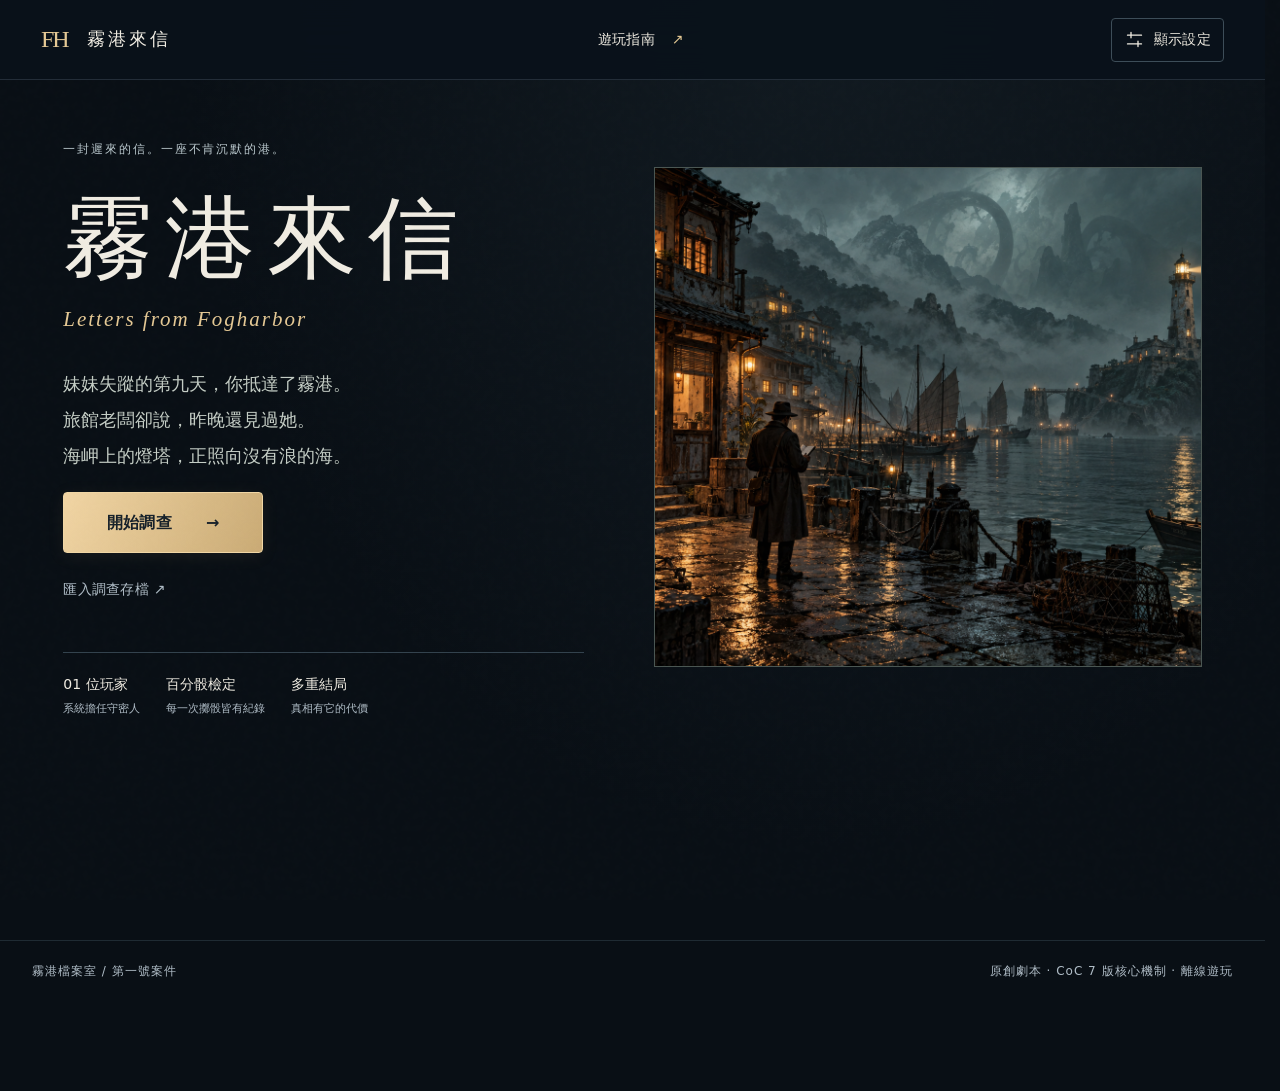
<file: index.html>
<!doctype html>
<html lang="zh-Hant">
<head>
  <meta charset="utf-8">
  <meta name="viewport" content="width=device-width,initial-scale=1">
  <meta name="theme-color" content="#101b1d">
  <title>霧港來信 — 單人調查檔案</title>
  <link rel="stylesheet" href="style.css"><link rel="stylesheet" href="field-ui.css"><link rel="stylesheet" href="cinematic.css">
  <script defer src="engine.js"></script>
  <script defer src="story-recaps.js"></script>
  <script defer src="pressure-data.js"></script><script defer src="pressure-engine.js"></script><script defer src="field-ui.js"></script><script defer src="cinematic.js"></script><script defer src="app.js"></script>
</head>
<body>
  <div class="grain" aria-hidden="true"></div>
  <header class="topbar"><a href="#" id="brand" aria-label="霧港來信首頁">FH<span>霧港來信</span></a><span class="edition">AN INVESTIGATION IN THE FOG · 1926</span><button id="help">遊玩指南 <span>↗</span></button></header>
  <main id="app"></main>
  <footer><span>霧港檔案室 / 第一號案件</span><span>原創劇本 · CoC 7 版核心機制 · 離線遊玩</span></footer>
  <dialog id="modal"><div class="dialog-toolbar"><button type="button" class="close" aria-label="關閉視窗" title="關閉視窗（Esc）"><span aria-hidden="true">×</span>關閉</button></div><div id="modal-body" class="dialog-body" tabindex="0" role="region" aria-label="閱讀內容"></div></dialog>
  <div id="toast" role="status"></div>
  <input type="file" id="import-file" accept="application/json,.json" hidden>
  <noscript>請啟用瀏覽器 JavaScript 才能遊玩《霧港來信》。</noscript>
</body>
</html>
</file>
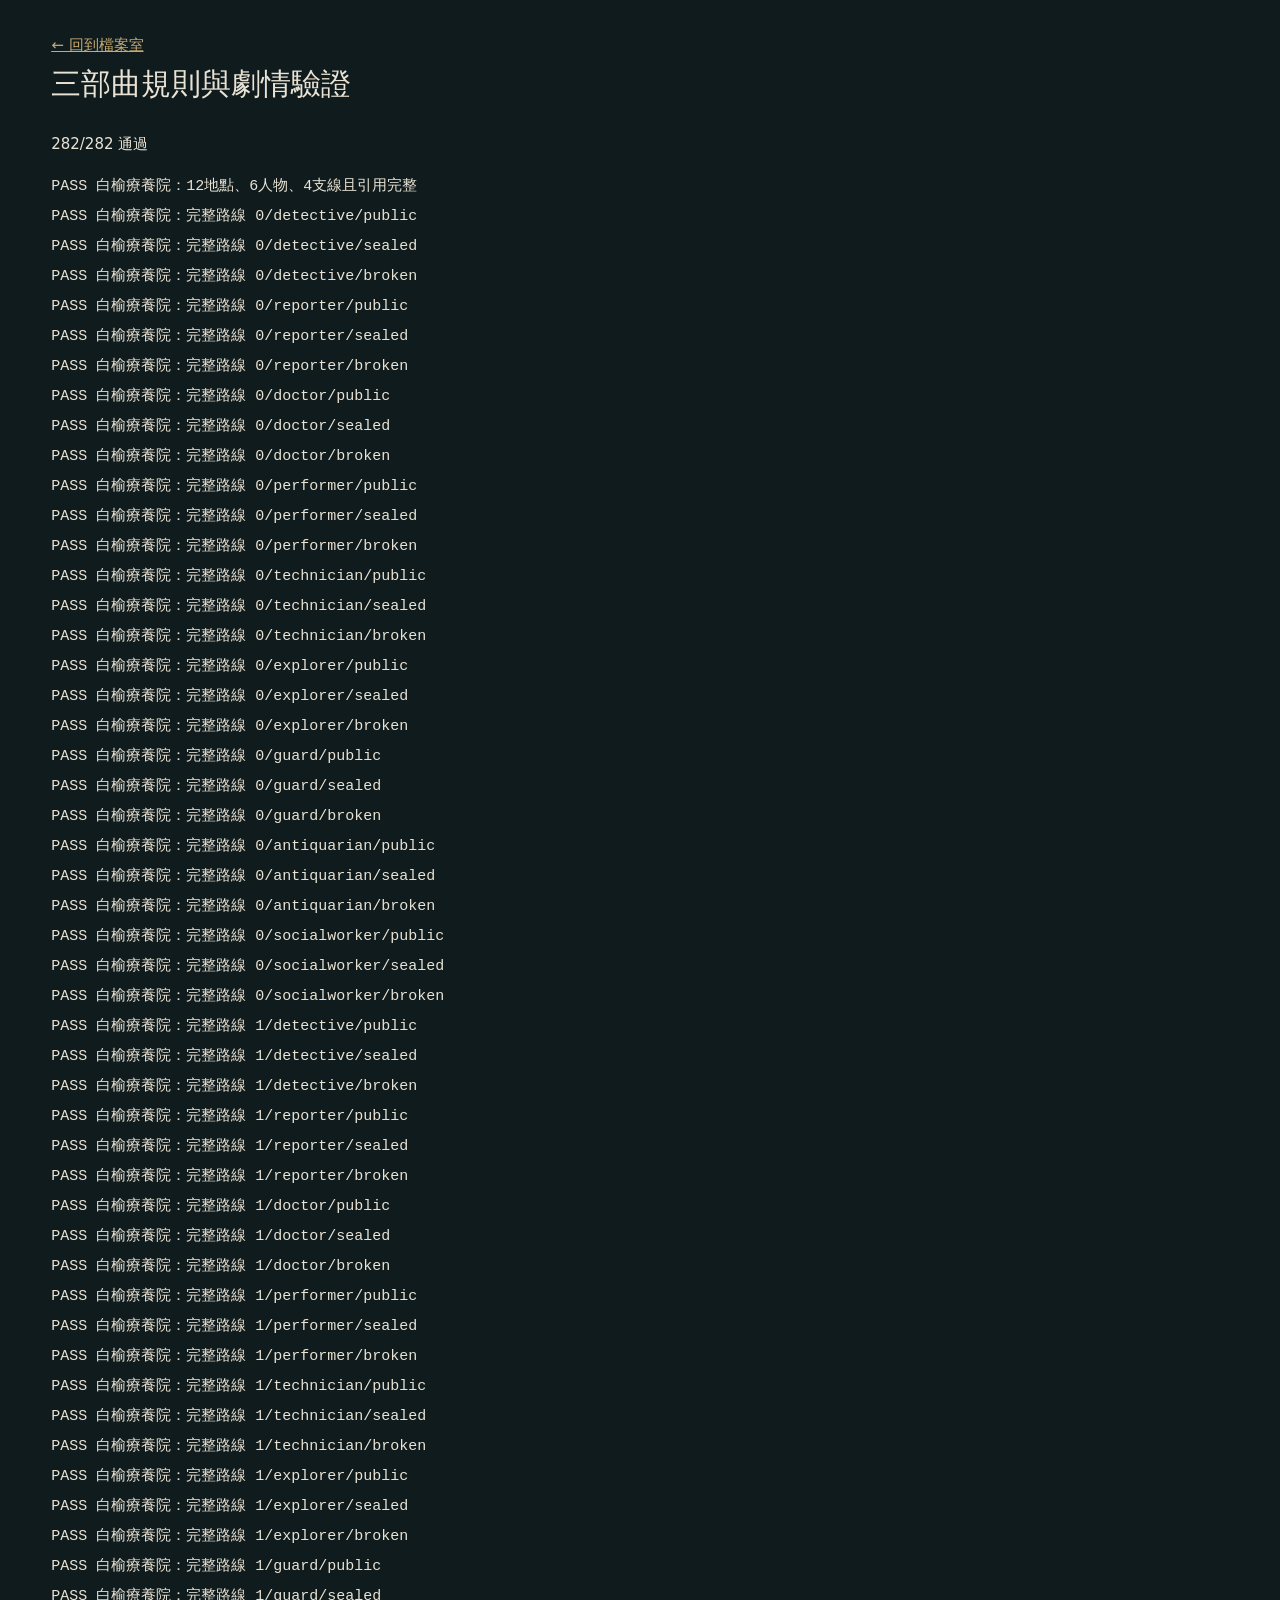
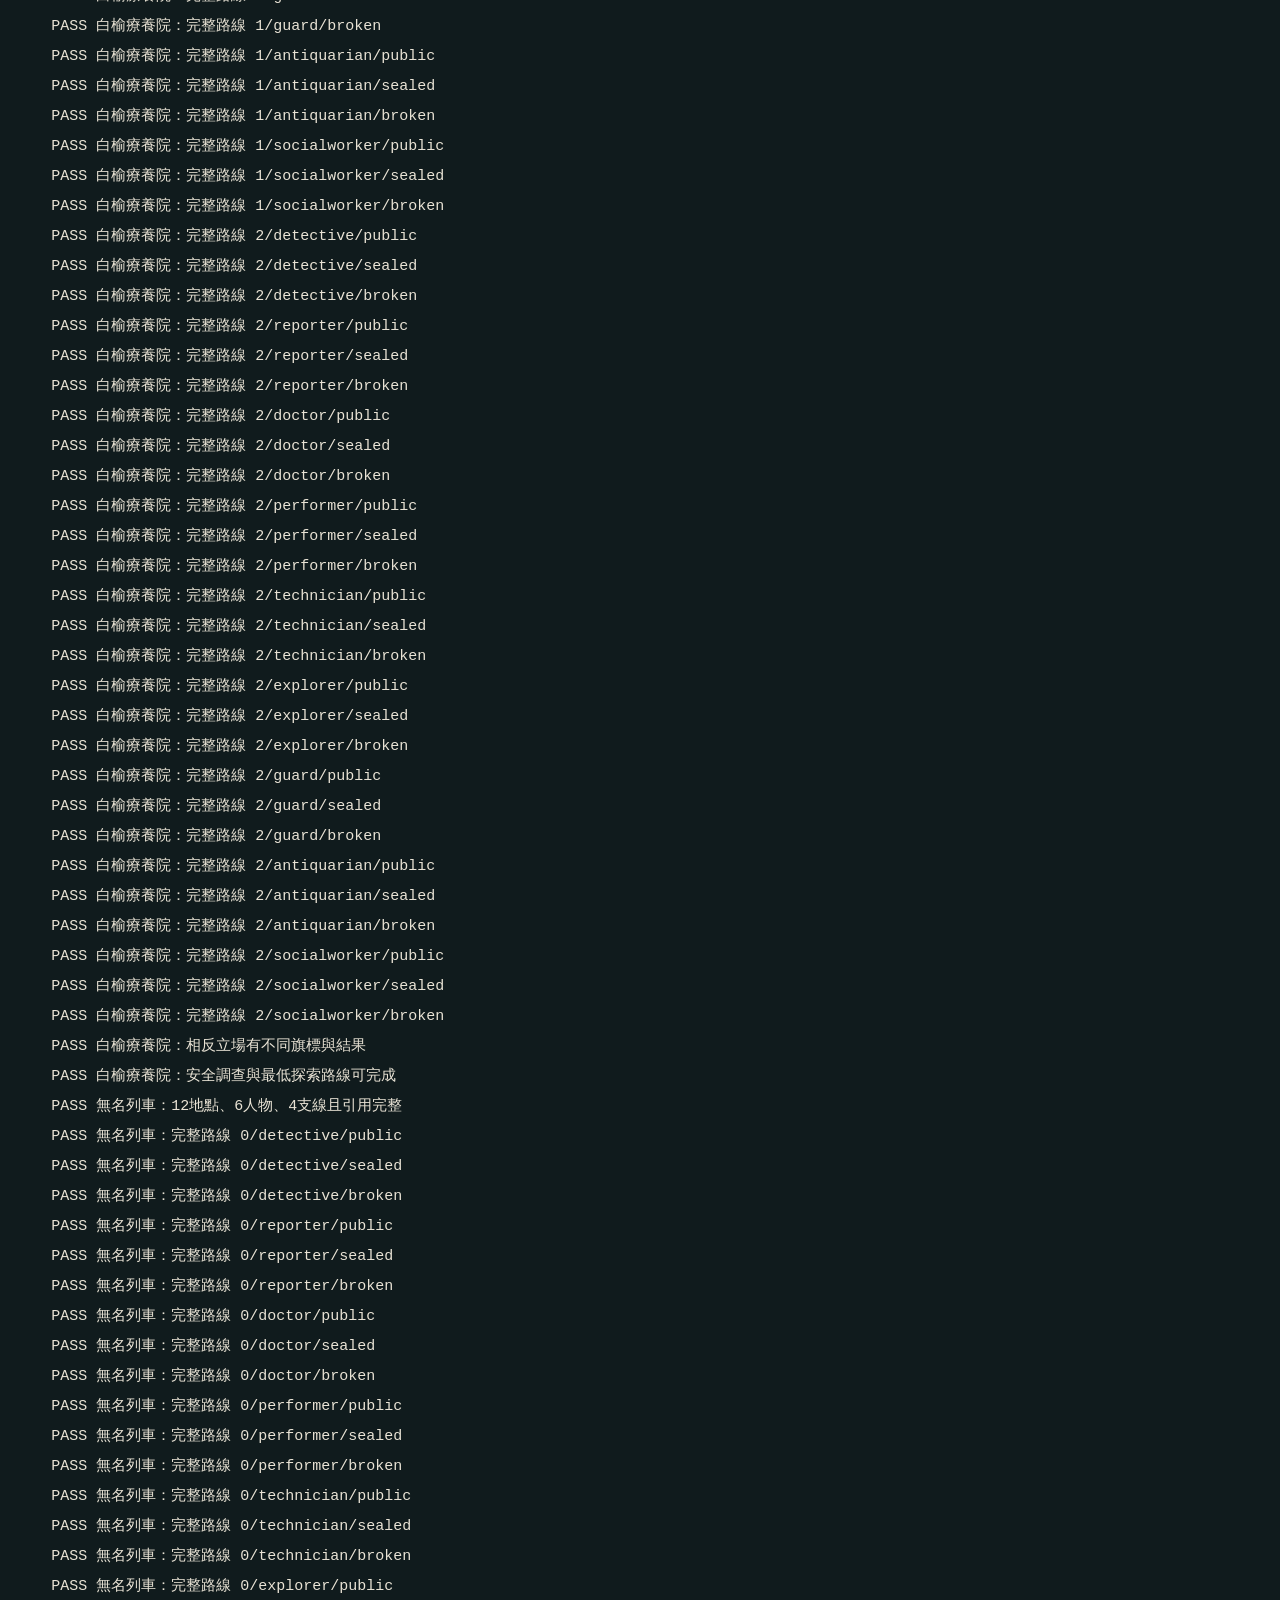
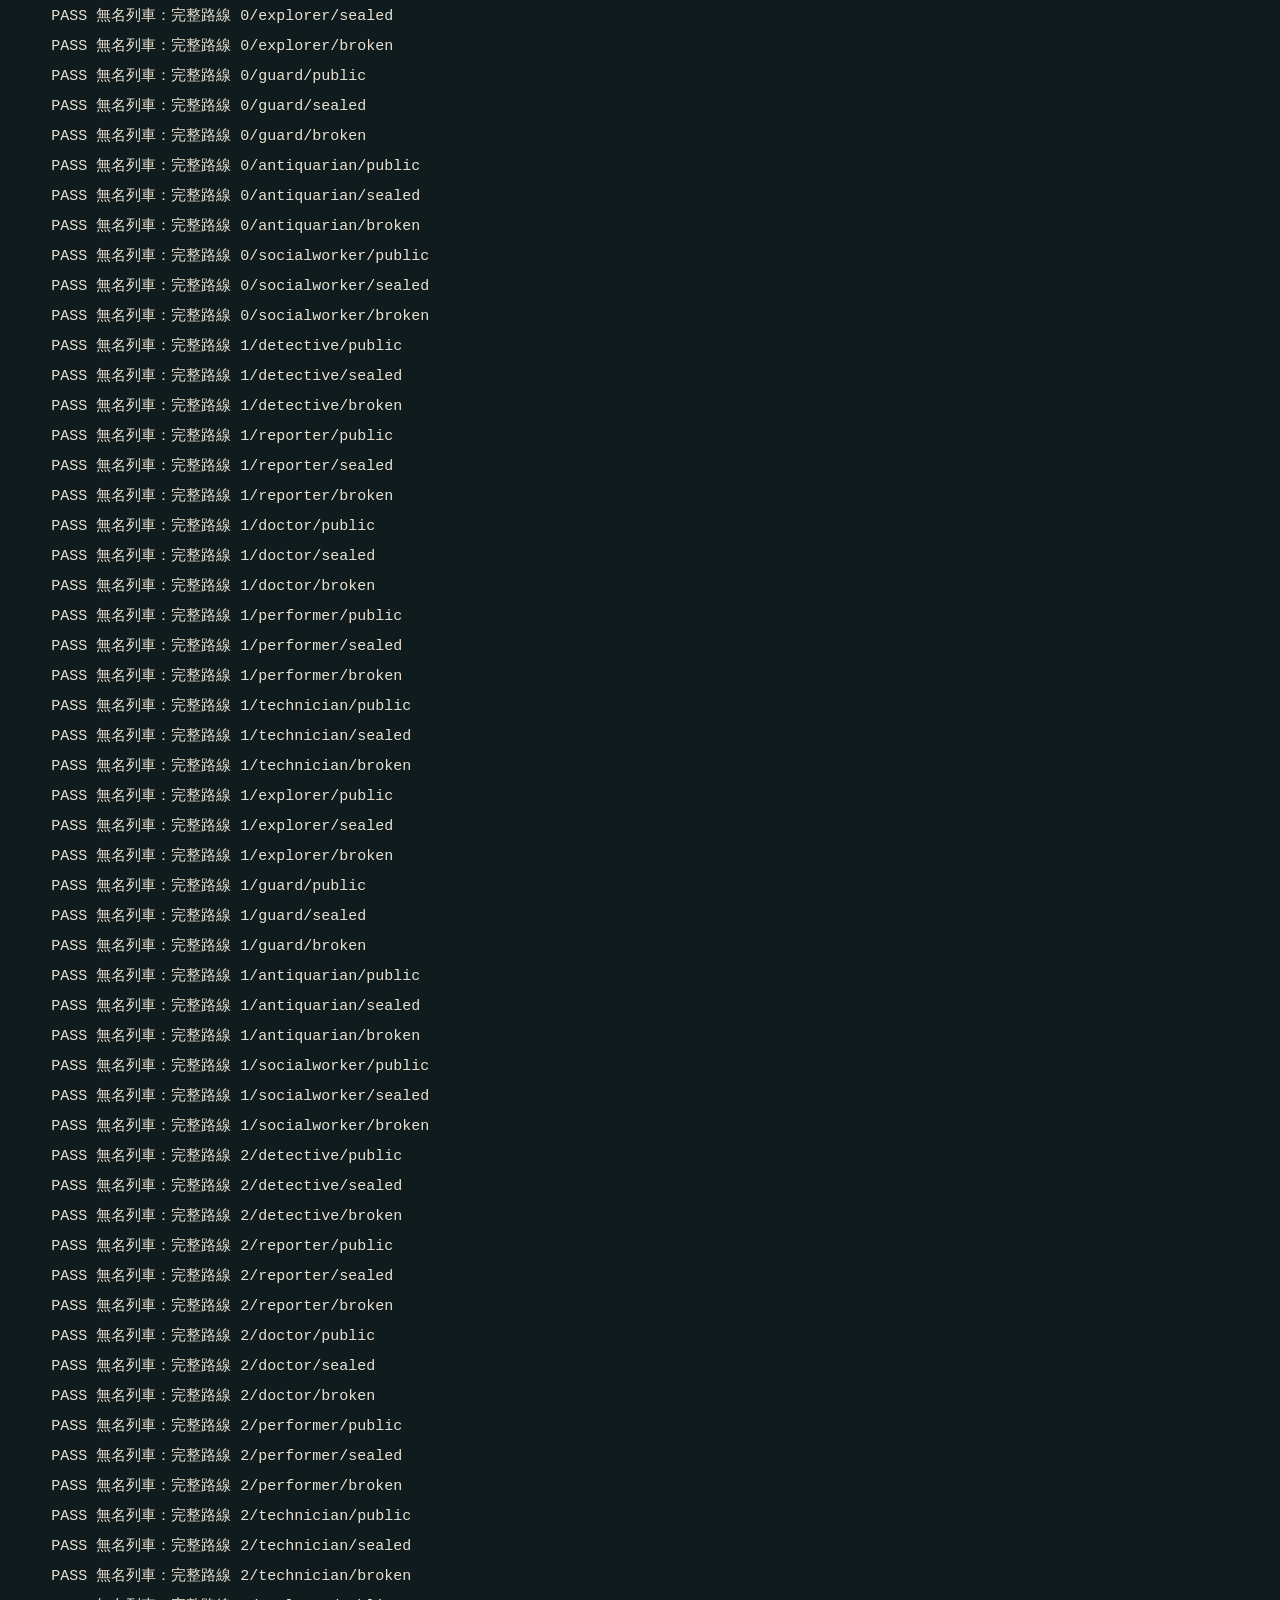
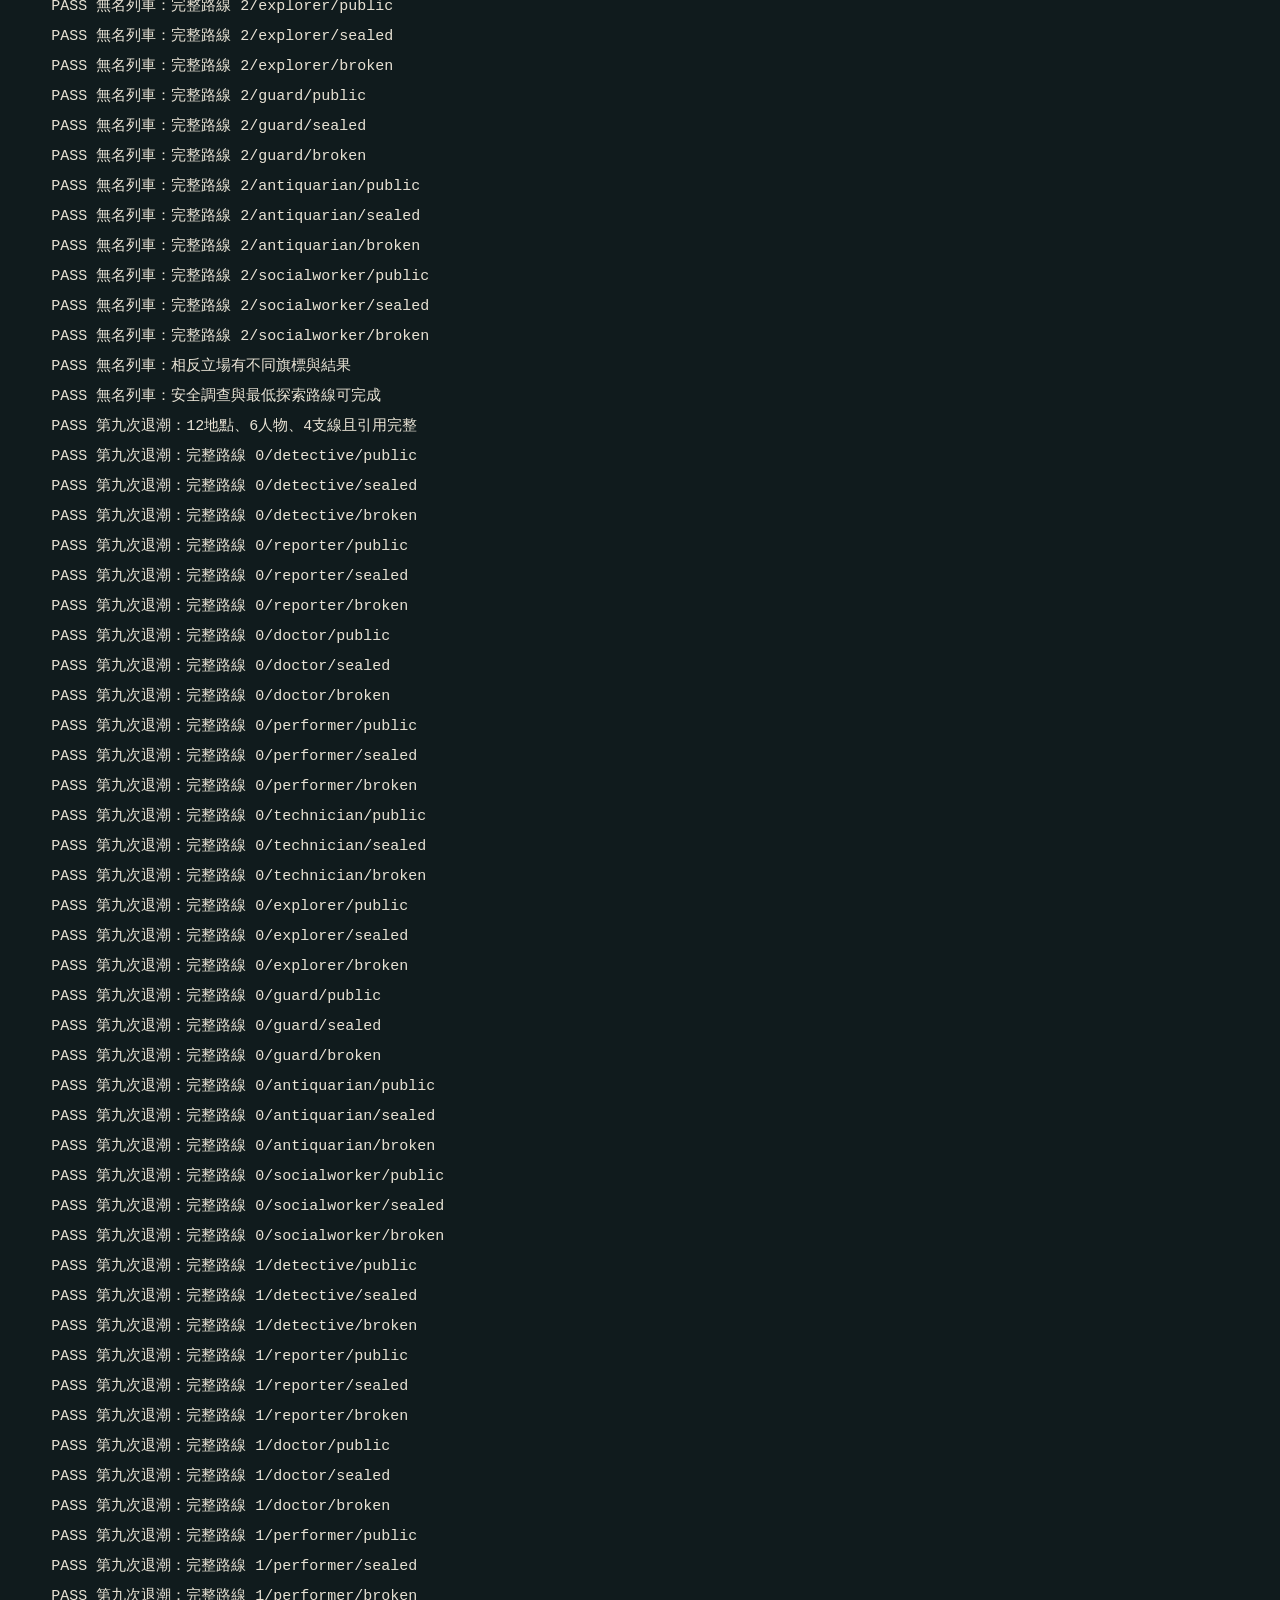
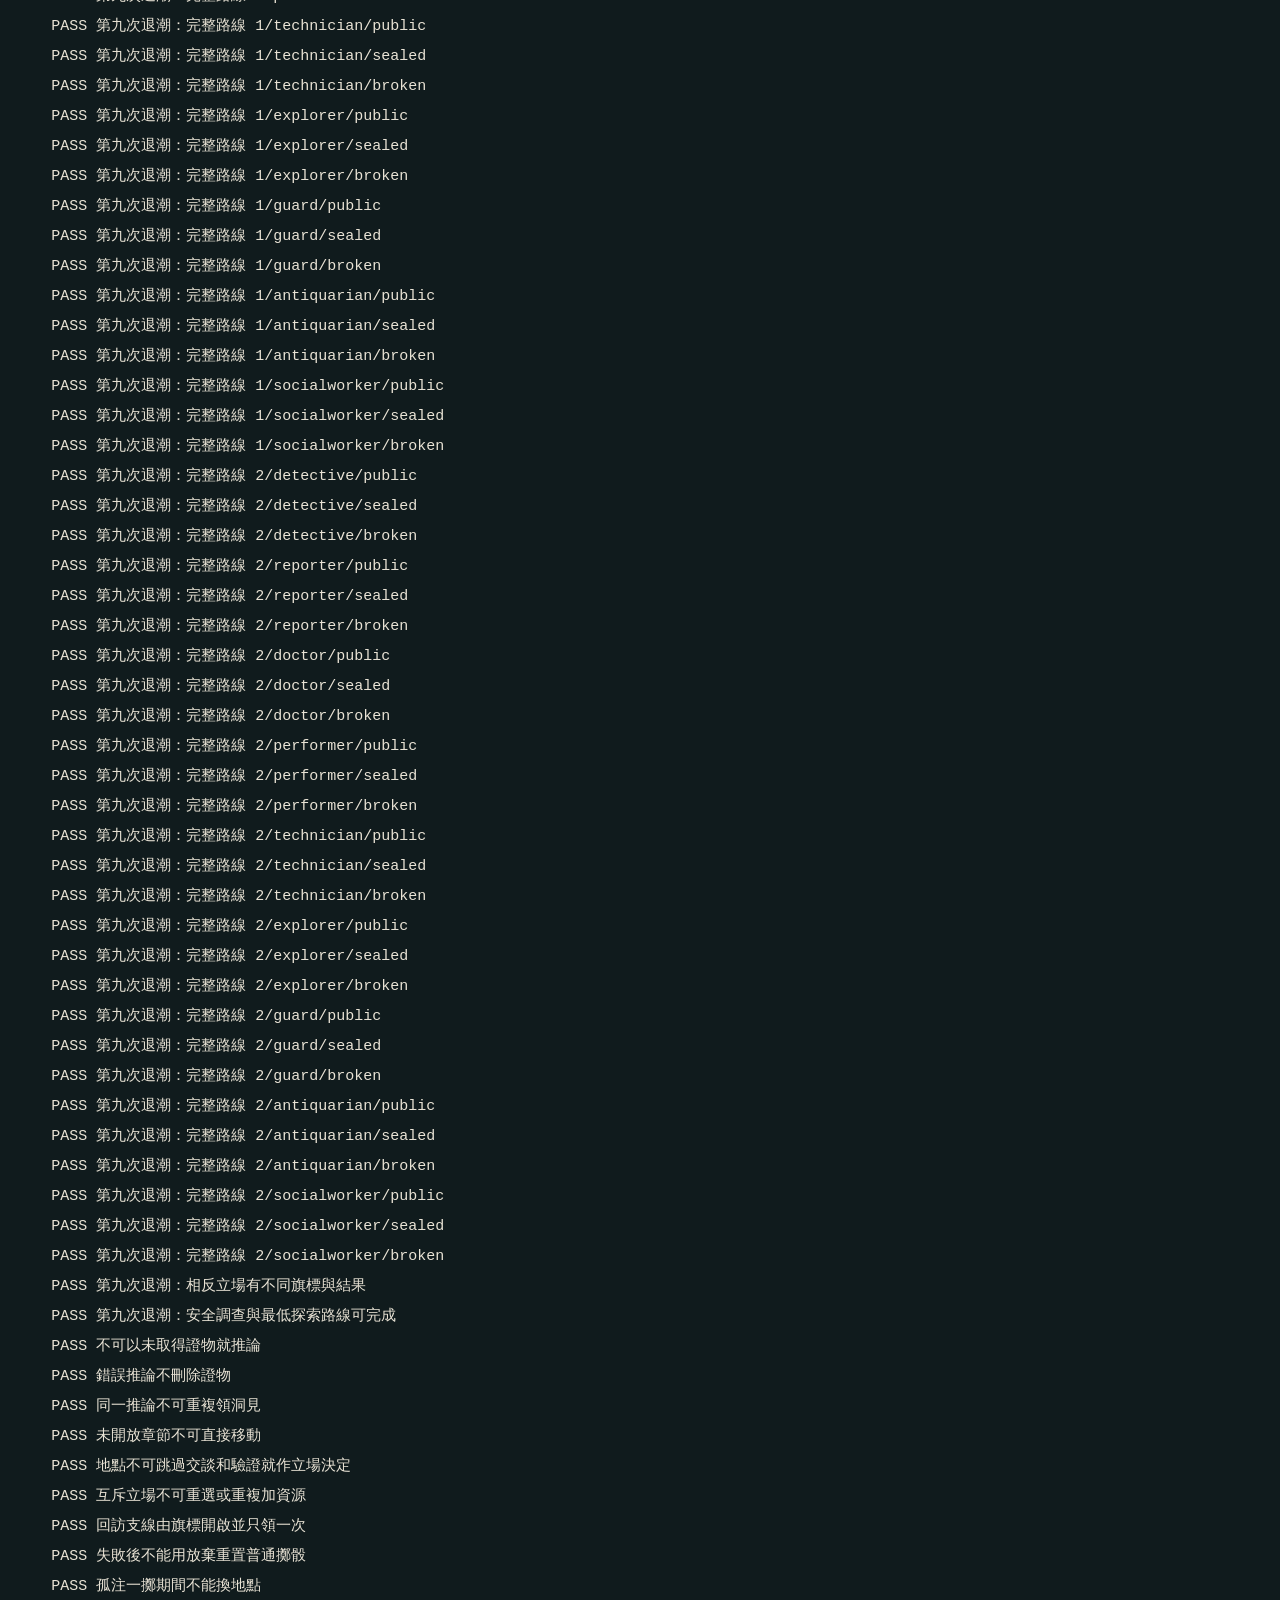
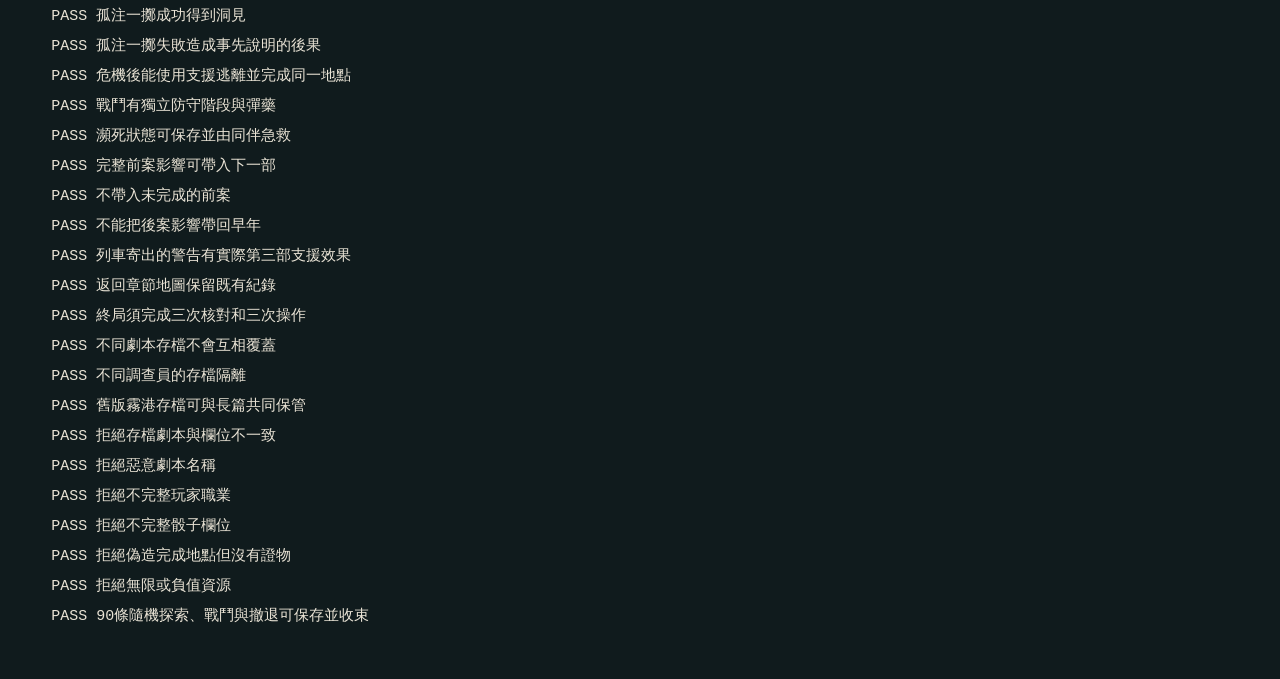
<file: chronicles-tests.html>
<!doctype html><html lang="zh-Hant"><head><meta charset="utf-8"><meta name="viewport" content="width=device-width,initial-scale=1"><title>三部曲・規則與劇情測試</title><link rel="stylesheet" href="style.css"><script defer src="engine.js"></script><script defer src="chronicles-data.js"></script><script defer src="story-asylum.js"></script><script defer src="story-train.js"></script><script defer src="story-tide.js"></script><script defer src="chronicles-branches.js"></script><script defer src="chronicles-engine.js"></script><script defer src="hub-store.js"></script><script defer src="chronicles-tests.js"></script></head><body><main class="shell"><a href="portal.html">← 回到檔案室</a><h1>三部曲規則與劇情驗證</h1><p id="test-summary">執行中……</p><pre id="test-results" style="white-space:pre-wrap;line-height:2"></pre></main></body></html>
</file>
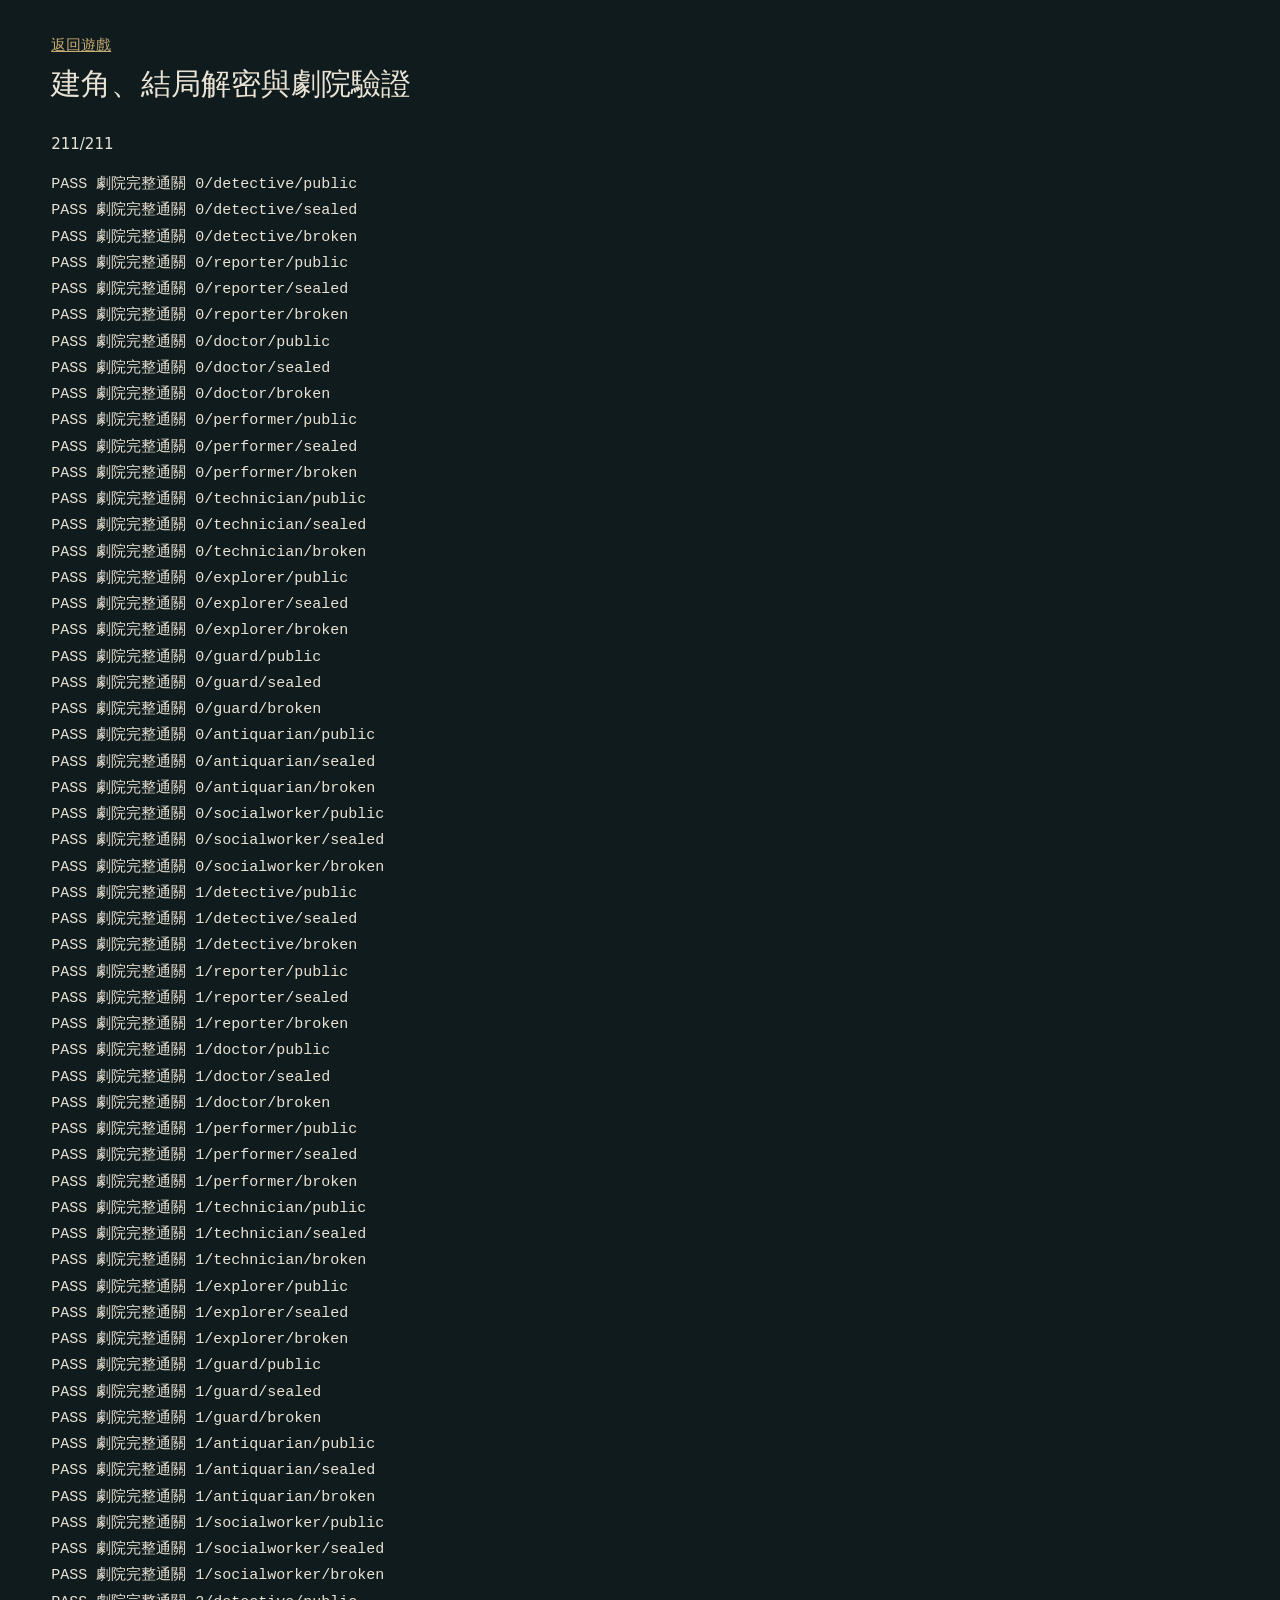
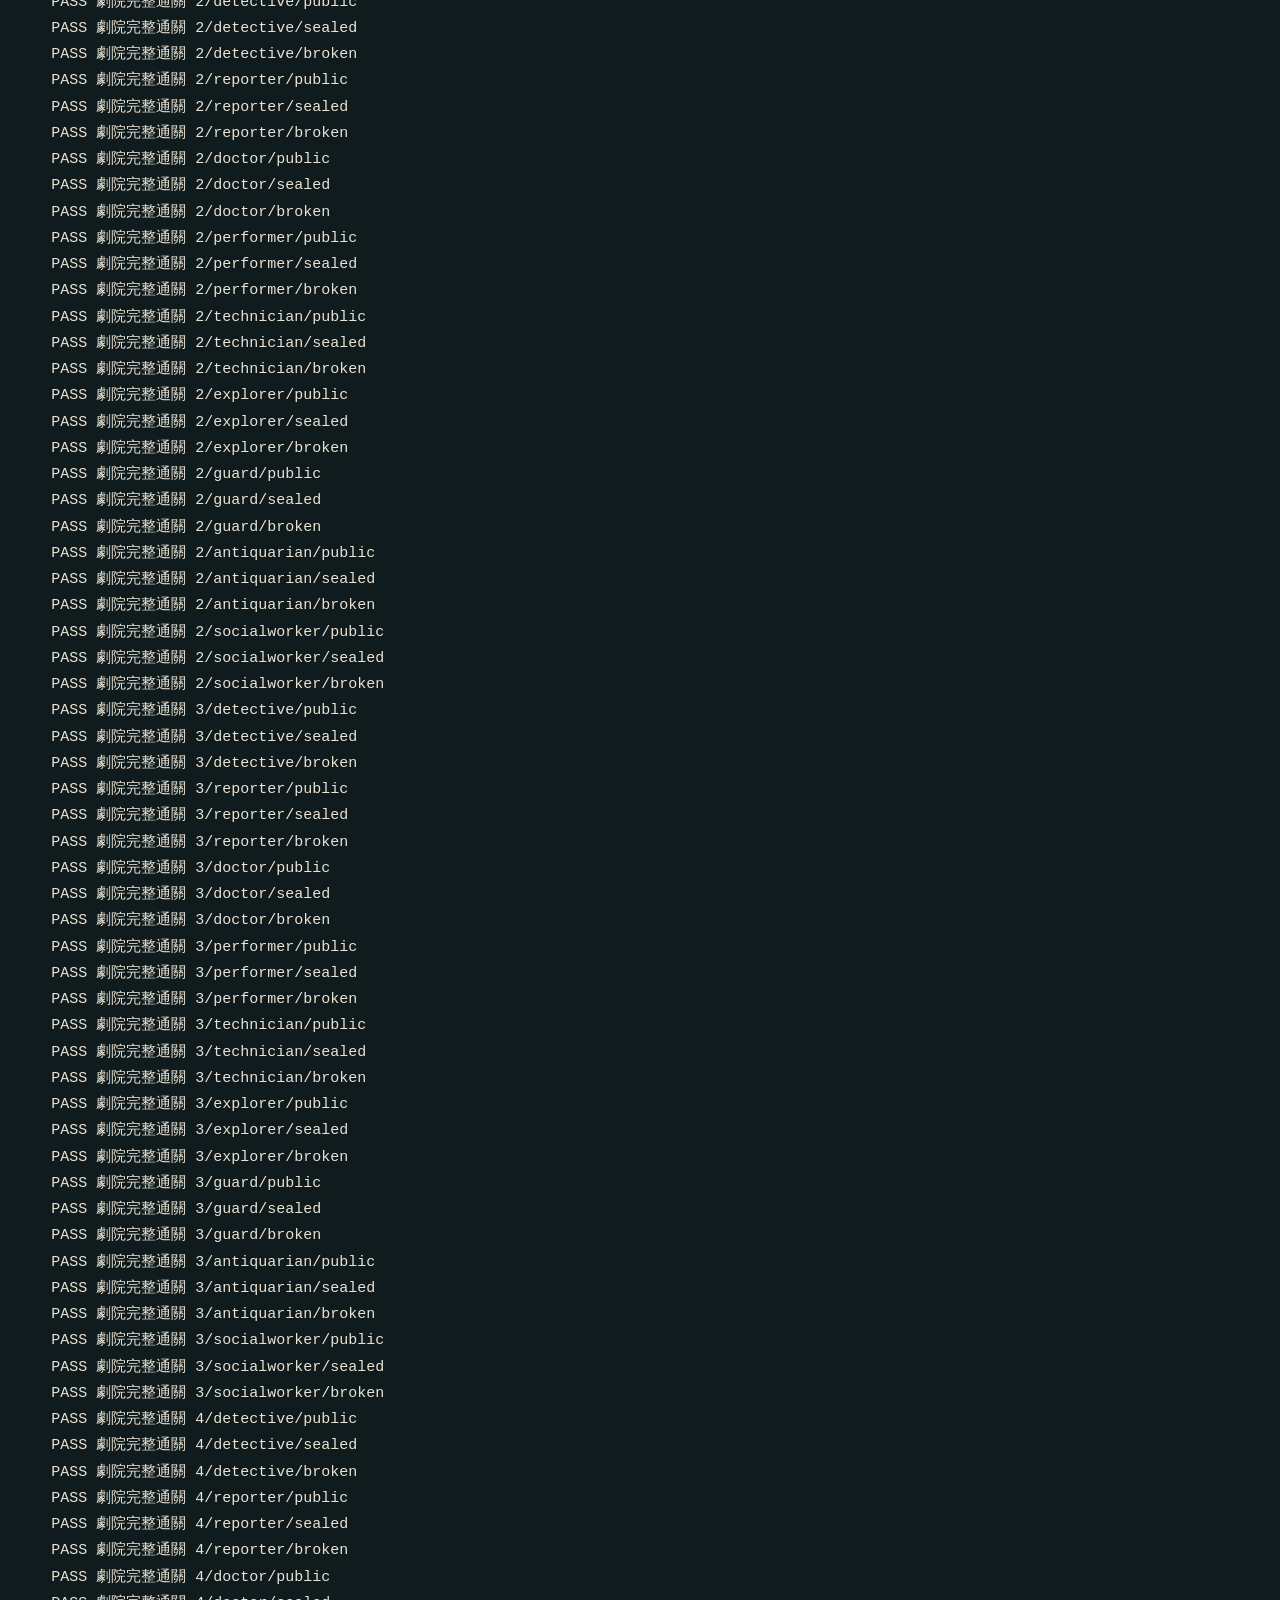
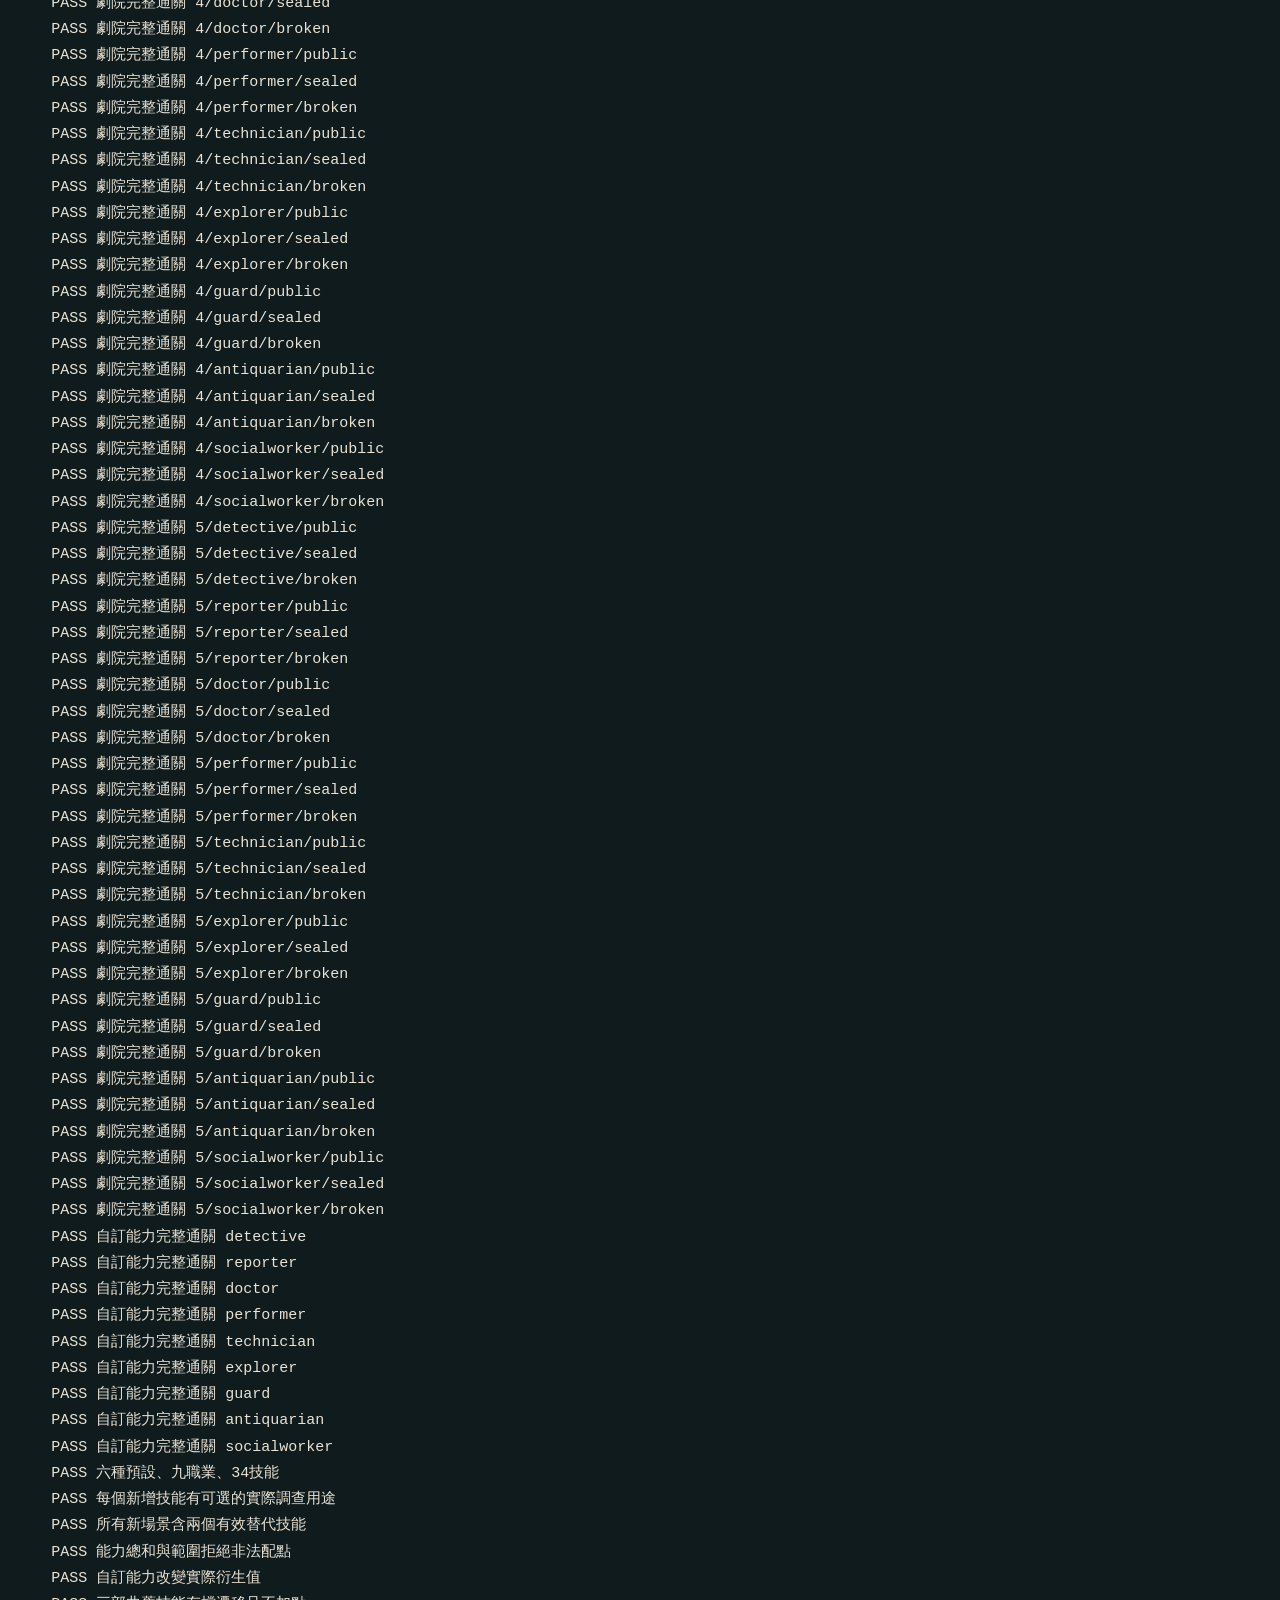
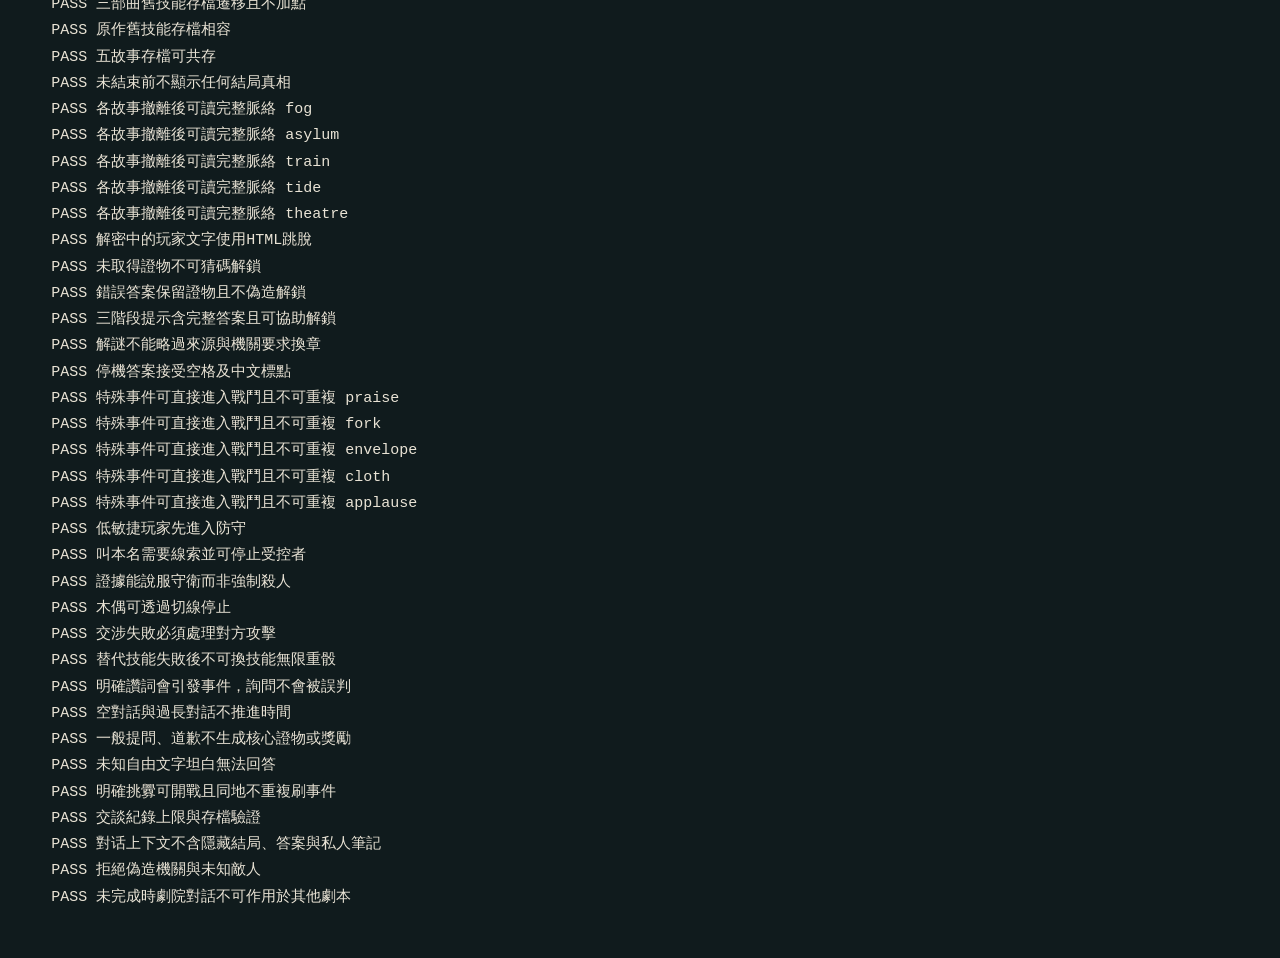
<file: expansion-tests.html>
<!doctype html><html lang="zh-Hant"><head><meta charset="utf-8"><meta name="viewport" content="width=device-width,initial-scale=1"><title>劇院擴充測試</title><link rel="stylesheet" href="style.css"><script defer src="engine.js"></script><script defer src="chronicles-data.js"></script><script defer src="story-asylum.js"></script><script defer src="story-train.js"></script><script defer src="story-tide.js"></script><script defer src="story-theatre.js"></script><script defer src="story-recaps.js"></script><script defer src="chronicles-branches.js"></script><script defer src="chronicles-engine.js"></script><script defer src="theatre-engine.js"></script><script defer src="dialogue-adapter.js"></script><script defer src="hub-store.js"></script><script defer src="expansion-tests.js"></script></head><body><main class="shell"><a href="portal.html">返回遊戲</a><h1>建角、結局解密與劇院驗證</h1><p id="expansion-summary"></p><pre id="expansion-results" style="white-space:pre-wrap"></pre></main></body></html>
</file>
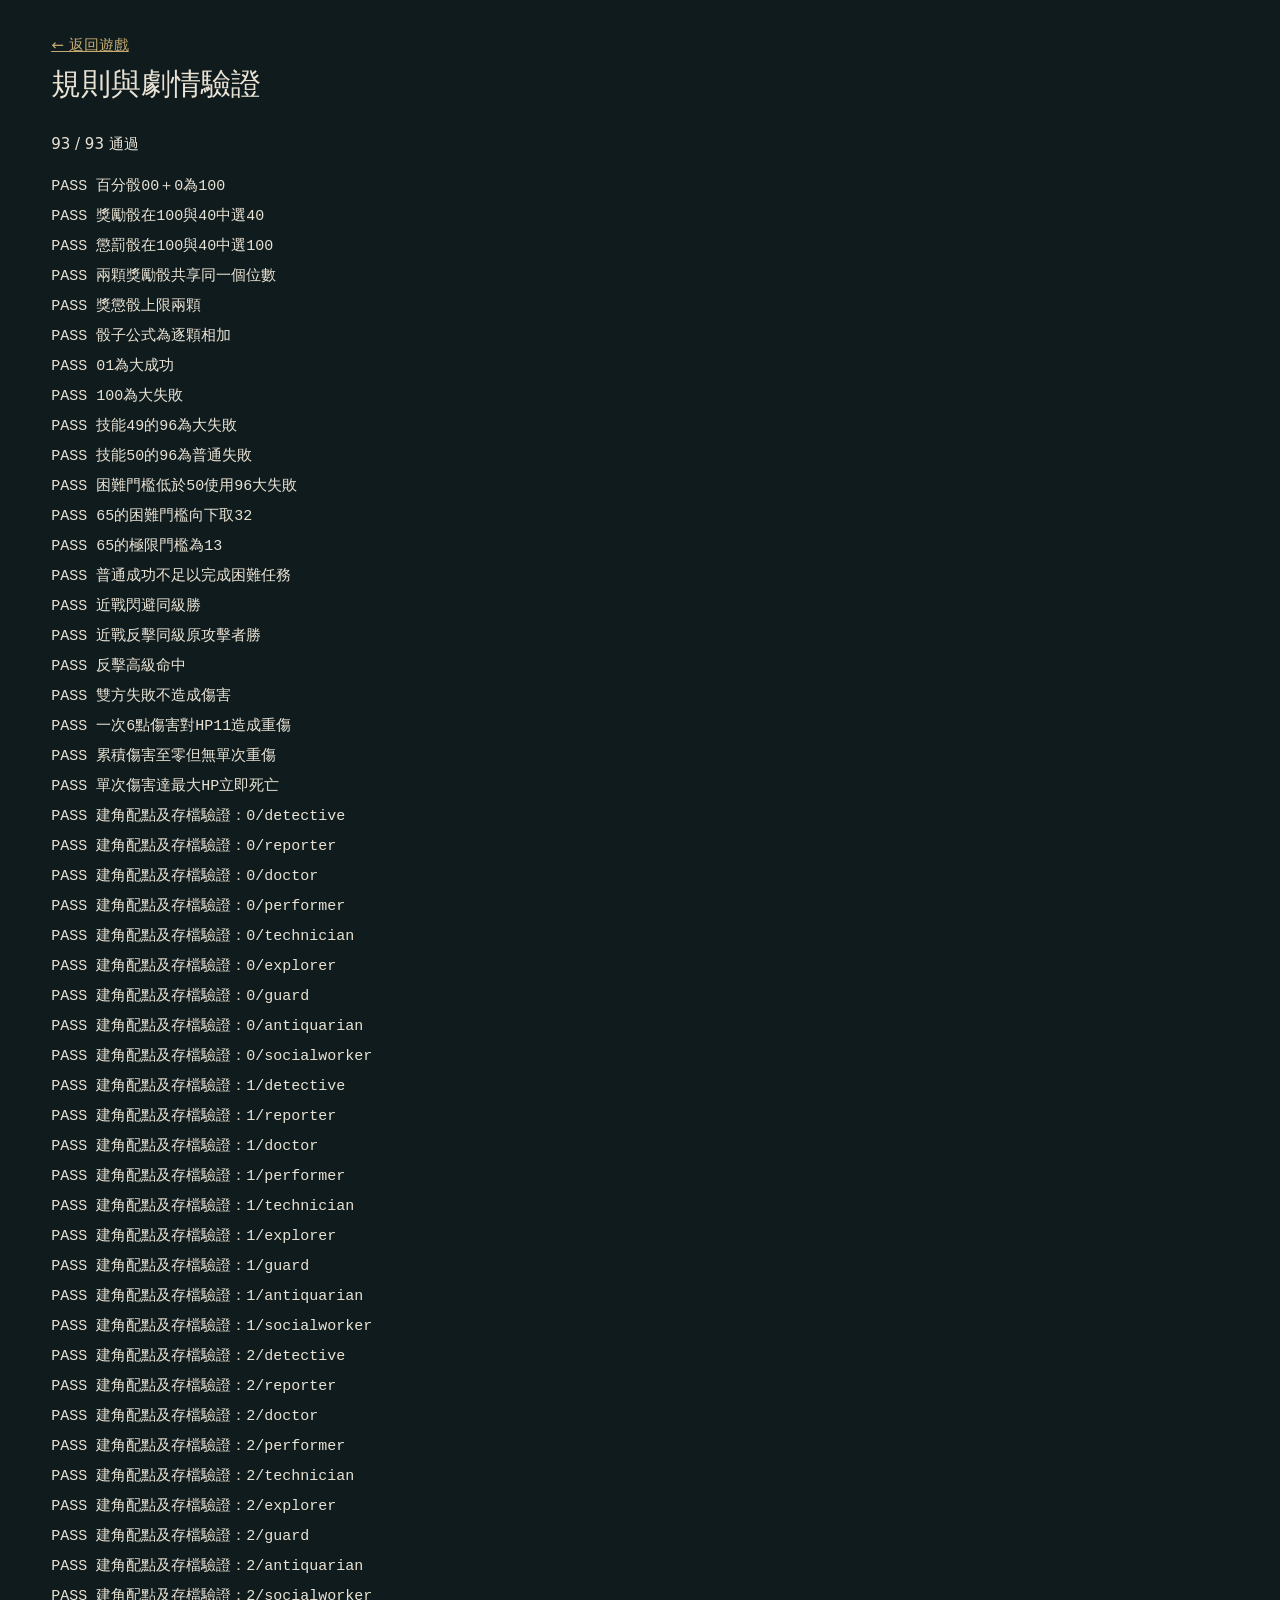
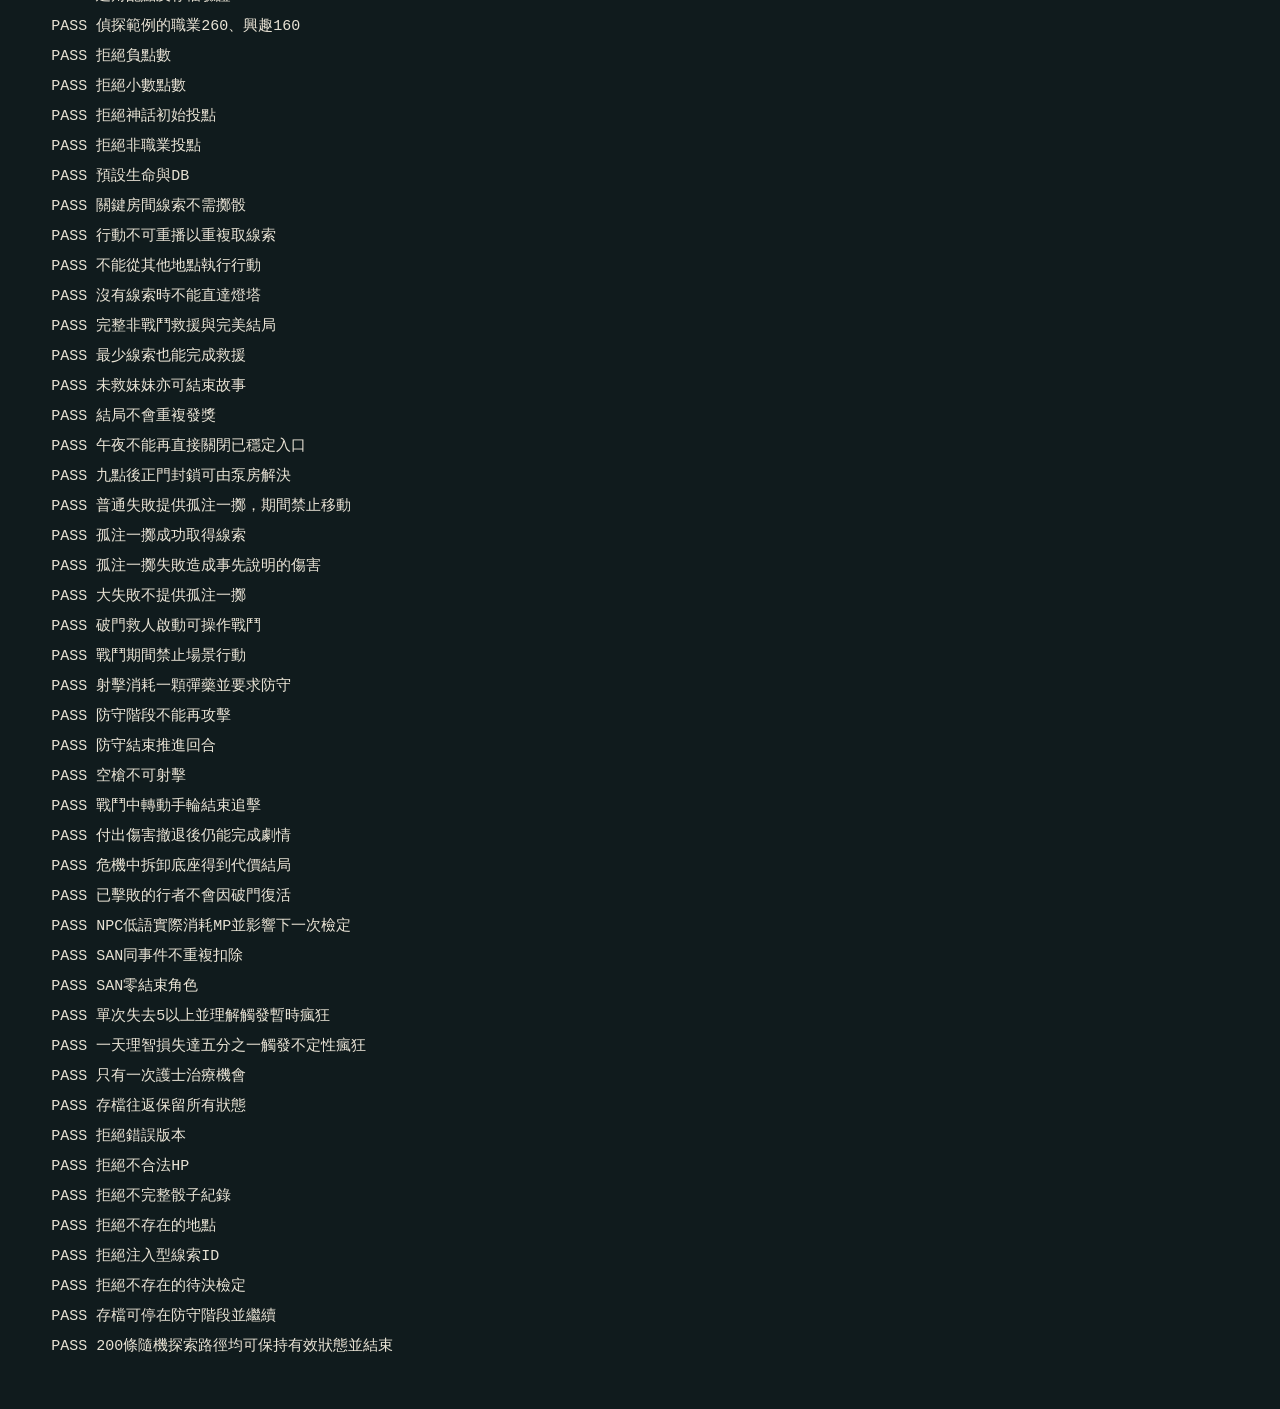
<file: tests.html>
<!doctype html><html lang="zh-Hant"><head><meta charset="utf-8"><meta name="viewport" content="width=device-width,initial-scale=1"><title>霧港來信 — 規則測試</title><link rel="stylesheet" href="style.css"><script defer src="engine.js"></script><script defer src="tests.js"></script></head><body><main class="shell"><a href="index.html">← 返回遊戲</a><h1>規則與劇情驗證</h1><p id="test-summary">執行中……</p><pre id="test-results" style="white-space:pre-wrap;line-height:2"></pre></main></body></html>
</file>
<file: style.css>
@charset "UTF-8";
:root{--bg:#101b1d;--panel:#172427;--line:#334144;--paper:#e9e3d5;--muted:#a0aaa6;--gold:#c5ab72;--sea:#8cb8a9;--red:#e39988;--serif:"Noto Serif TC","Source Han Serif TC","PMingLiU",serif;--sans:"Microsoft JhengHei","PingFang TC",system-ui,sans-serif}
*{box-sizing:border-box}body{margin:0;background:var(--bg);color:var(--paper);font:15px/1.75 var(--sans)}button,input,select,textarea{font:inherit}button,a,input,select,textarea{outline-offset:5px}button:focus-visible,a:focus-visible,input:focus-visible,select:focus-visible,textarea:focus-visible{outline:2px solid var(--gold)}button{cursor:pointer;color:inherit;border:1px solid var(--line);background:transparent;padding:10px 17px;transition:background .15s,border-color .15s}button:hover:not(:disabled){background:#26383a;border-color:var(--gold)}button:disabled{opacity:.4;cursor:not-allowed}a{color:var(--gold)}h1,h2,h3,p{margin-top:0}h1,h2,h3{font-family:var(--serif);font-weight:400}h2{font-size:32px;letter-spacing:.07em}h3{font-size:21px}small{font-size:12px}input,select,textarea{width:100%;background:#101b1d;border:1px solid #465455;color:var(--paper);padding:10px 12px;border-radius:0}textarea{resize:vertical;min-height:100px}label{display:block;color:var(--muted);font-size:13px}label input,label select,label textarea{margin-top:8px}table{width:100%;border-collapse:collapse;text-align:left;font-size:13px}td,th{padding:10px;border-bottom:1px solid var(--line)}th{font-weight:400;color:var(--muted)}.grain{position:fixed;inset:0;pointer-events:none;opacity:.035;z-index:5;background-image:url("data:image/svg+xml,%3Csvg viewBox='0 0 160 160' xmlns='http://www.w3.org/2000/svg'%3E%3Cfilter id='n'%3E%3CfeTurbulence type='fractalNoise' baseFrequency='.8' numOctaves='3' stitchTiles='stitch'/%3E%3C/filter%3E%3Cpath filter='url(%23n)' opacity='.8' d='M0 0h160v160H0z'/%3E%3C/svg%3E")}.topbar{height:86px;display:flex;align-items:center;justify-content:space-between;margin:0 5%;border-bottom:1px solid var(--line);gap:20px}.topbar>a{text-decoration:none;font-family:Georgia,serif;font-size:24px;letter-spacing:-2px}.topbar>a span{font-family:var(--serif);letter-spacing:3px;font-size:17px;margin-left:19px;color:var(--paper)}.topbar button{border:0;font-size:13px}.topbar button span{margin-left:12px;color:var(--gold)}.edition,.eyebrow{font:10px/1.6 var(--sans);letter-spacing:3px;color:var(--muted)}main{min-height:calc(100vh - 160px)}footer{margin:35px 5% 0;border-top:1px solid var(--line);padding:20px 0;display:flex;justify-content:space-between;font-size:10px;letter-spacing:1px;color:var(--muted)}.primary{background:var(--gold);border-color:var(--gold);color:#182224}.primary:hover:not(:disabled){background:#dac390;color:#101b1d}.subtle{color:var(--muted);font-size:12px}.muted{color:var(--muted)}.gold{color:var(--gold)}.danger{color:var(--red)}.tag{font-size:11px;color:var(--sea);border:1px solid #466057;padding:3px 8px;display:inline-block;letter-spacing:1px}.row{display:flex;align-items:center;gap:12px;flex-wrap:wrap}.spread{justify-content:space-between}.stack{display:grid;gap:20px}.hero{display:grid;grid-template-columns:1fr 1.05fr;max-width:1250px;margin:0 auto;min-height:670px;align-items:center;padding:60px 5%;gap:70px}.hero h1{font-size:clamp(64px,7vw,108px);letter-spacing:.13em;line-height:1.25;margin:24px 0 12px}.hero .english{color:var(--gold);font:italic 21px Georgia,serif;letter-spacing:2px;margin-bottom:34px}.hero .intro{font-family:var(--serif);font-size:17px;line-height:2.2;max-width:370px;color:#c4cdc5}.hero .primary{padding:16px 28px;min-width:200px}.hero-bottom{display:flex;gap:26px;margin-top:40px;padding-top:20px;border-top:1px solid var(--line);color:var(--muted);font-size:11px}.hero-bottom b{display:block;font-size:14px;font-weight:400;color:var(--paper);margin-bottom:3px}.art{position:relative;overflow:hidden;background:linear-gradient(160deg,#536461 0%,#263b3f 45%,#122527 100%);isolation:isolate}.hero .art{height:550px;border:1px solid #4a5652;box-shadow:14px 14px 0 -1px var(--bg),14px 14px 0 0 var(--line)}.art svg{width:100%;height:100%;position:absolute;inset:0}.art:after{content:"";position:absolute;inset:0;background:linear-gradient(0deg,#101b1d90,transparent 45%);pointer-events:none}.art-label{position:absolute;bottom:25px;left:25px;z-index:2;font:10px/1.8 var(--sans);letter-spacing:3px;color:#c6d0c6}.stamp{position:absolute;right:20px;top:20px;z-index:2;border:1px solid #cad4c057;color:#d1d4bf;writing-mode:vertical-rl;padding:14px 7px;letter-spacing:5px;font-size:12px}.hero-art-note{position:absolute;right:20px;bottom:20px;color:var(--gold);font:italic 16px Georgia;z-index:2}.shell{max-width:1400px;margin:auto;padding:32px 4%}.build-head{margin-bottom:30px}.steps{font-size:11px;letter-spacing:2px;color:var(--gold);margin-bottom:16px}.build-grid{display:grid;grid-template-columns:1fr 1.2fr;gap:32px}.panel{border:1px solid var(--line);padding:25px;background:var(--panel)}.presets{display:grid;grid-template-columns:repeat(3,1fr);gap:10px}.preset{text-align:left;padding:16px 12px;line-height:1.7}.preset.active{border-color:var(--gold);background:#33392e}.preset b{font-family:var(--serif);font-size:17px;font-weight:400;display:block;color:var(--paper)}.preset small{display:block;color:var(--muted);font-size:10px;margin-top:6px}.attr-grid{display:grid;grid-template-columns:repeat(4,1fr);gap:12px}.attr{border-bottom:1px solid var(--line);padding:8px 0}.attr span{font-size:11px;color:var(--muted)}.attr strong{display:block;font-size:24px;font-weight:400}.attr small{color:var(--gold);font-size:10px}.form-row{display:grid;grid-template-columns:1fr 1fr;gap:15px}.budget{display:flex;gap:30px;border-bottom:1px solid var(--line);padding-bottom:15px;margin-bottom:15px}.budget strong{display:block;font-size:22px;font-weight:400;color:var(--gold)}.skill-table{max-height:455px;overflow:auto;scrollbar-color:#607470 var(--bg)}.skill-table th{position:sticky;top:0;background:var(--panel);z-index:1}.skill-table input{padding:5px;width:67px;text-align:center}.skill-table td{padding:7px 5px}.error{color:var(--red);font-size:13px;min-height:24px}.workspace{display:grid;grid-template-columns:235px minmax(350px,1fr) 270px;gap:26px}.sidebar{border-right:1px solid var(--line);padding-right:23px}.sidebar h2{font-size:24px;margin:16px 0 3px}.portrait{width:52px;height:52px;display:grid;place-items:center;border:1px solid var(--gold);font-family:var(--serif);font-size:27px;color:var(--gold);background:#29372f}.meter{margin:20px 0}.meter label{display:flex;justify-content:space-between;font-size:11px;margin-bottom:6px;letter-spacing:1px}.meter label b{font-weight:400;color:var(--paper)}.bar{height:3px;background:#304041}.bar span{height:100%;display:block;background:var(--sea);transition:width .3s}.meter.hp .bar span{background:var(--gold)}.meter.san .bar span{background:#95adbc}.minor-stats{display:flex;gap:16px;color:var(--muted);font-size:11px;margin:24px 0}.minor-stats b{display:block;color:var(--paper);font-weight:400;font-size:18px}.sidebar .full{width:100%;margin-bottom:9px;text-align:left;font-size:12px}.nav-caption{font-size:10px;letter-spacing:3px;color:var(--muted);margin-top:32px;margin-bottom:12px}.place-link{width:100%;display:flex;justify-content:space-between;border:0;border-left:2px solid transparent;padding:10px 8px;font-size:13px;margin-bottom:3px}.place-link.active{border-left-color:var(--gold);color:var(--gold);background:#c5ab720c}.place-link span{font-size:10px;color:var(--muted)}.save-tools{margin-top:28px;display:grid;grid-template-columns:1fr 1fr;gap:6px}.save-tools button{padding:8px 4px;font-size:11px}.scene-heading{display:flex;justify-content:space-between;gap:12px;align-items:end;margin-bottom:19px}.scene-heading h1{font-family:var(--serif);font-size:34px;font-weight:400;letter-spacing:4px;margin:8px 0 0}.clock{text-align:right;white-space:nowrap;font-family:Georgia,serif;color:var(--gold);font-size:27px;line-height:1.3}.clock small{display:block;color:var(--muted);font:10px var(--sans);letter-spacing:1px;margin-bottom:7px}.scene-art{height:205px;border:1px solid #4a5652;margin-bottom:24px}.scene-art .stamp{top:14px;font-size:10px;letter-spacing:3px;padding:9px 5px}.scene-text{font-family:var(--serif);font-size:17px;line-height:2;letter-spacing:.4px;color:#dedfd3}.log-entry{margin:13px 0;padding-left:13px;border-left:1px solid var(--line);font-family:var(--serif);font-size:16px;line-height:1.9}.log-entry.clue{font-family:var(--sans);font-size:12px;color:var(--gold);border-color:var(--gold)}.log-entry.roll{font:11px/1.8 var(--sans);color:var(--sea)}.log-entry.danger,.log-entry.event{color:var(--red);font-size:14px}.log-entry.action{font:11px var(--sans);color:var(--muted);letter-spacing:1px;margin-top:25px}.choices{border-top:1px solid var(--line);margin-top:25px;padding-top:20px}.choices h3{font-family:var(--sans);font-size:10px;color:var(--muted);letter-spacing:3px;margin-bottom:16px}.choice{display:flex;gap:15px;align-items:center;width:100%;text-align:left;margin:9px 0;padding:13px 15px;background:#1a282b}.choice .num{font:12px Georgia;color:var(--gold);border:1px solid #516058;width:27px;height:27px;display:grid;place-items:center;flex-shrink:0}.choice .words{flex:1}.choice b{font-weight:400;font-size:14px}.choice small{display:block;color:var(--muted);font-size:10px;line-height:1.8;margin-top:3px}.choice .arrow{color:var(--gold)}.rightbar{padding-left:20px;border-left:1px solid var(--line)}.section-label{font-size:10px;letter-spacing:3px;color:var(--muted);margin-bottom:17px}.objective{border-bottom:1px solid var(--line);padding-bottom:22px;margin-bottom:24px}.objective h3{font-size:19px;line-height:1.8}.checklist{padding:0;list-style:none;font-size:12px;color:var(--muted)}.checklist li{margin:10px 0;display:flex;gap:10px}.checklist .done{color:var(--sea)}.clue-item{padding:12px 0;border-bottom:1px solid var(--line)}.clue-item summary{cursor:pointer;font-size:12px;color:#d8d9cd}.clue-item p{font-size:11px;color:var(--muted);line-height:1.9;margin:10px 0 0}.empty{font-size:12px;color:var(--muted);line-height:2}.dice-card{margin-top:25px;border:1px solid var(--line);padding:16px;background:#1c2c2f}.dice-number{font:38px Georgia;color:var(--gold);float:right;margin:0 0 10px 10px}.dice-card p{font-size:11px;color:var(--muted);margin:7px 0}.dice-card b{font-size:13px;font-weight:400}.dice-details{font:10px/1.8 var(--sans);clear:both;color:var(--sea)}.danger-panel{border:1px solid #9d6856;background:#3a262140;padding:20px;margin:20px 0}.danger-panel h3{color:var(--red);margin-bottom:10px}.danger-panel p{font-size:13px;margin-bottom:8px}.end-card{text-align:center;padding:45px 25px}.end-card .glyph{font-size:60px;color:var(--gold);line-height:1.5}.end-card h2{font-size:40px;margin-top:12px}.end-card p{font-family:var(--serif);line-height:2.2;max-width:540px;margin:20px auto}.end-metrics{display:flex;justify-content:center;gap:30px;margin:30px 0}.end-metrics b{display:block;font:24px Georgia;color:var(--gold)}.end-metrics span{font-size:11px;color:var(--muted)}dialog{width:min(800px,92vw);max-height:85vh;max-height:85dvh;border:1px solid #58625b;background:var(--panel);color:var(--paper);padding:0;overflow:hidden;box-shadow:0 20px 90px #0008}dialog[open]{display:flex;flex-direction:column}dialog::backdrop{background:#071214d9;backdrop-filter:blur(3px)}.dialog-toolbar{display:flex;justify-content:flex-end;align-items:center;flex-shrink:0;padding:8px 16px;border-bottom:1px solid var(--line);background:var(--panel)}dialog .close{display:inline-flex;align-items:center;justify-content:center;gap:8px;min-width:88px;min-height:44px;padding:6px 12px;margin:0;font-size:14px;line-height:1.4;border:1px solid var(--line)}dialog .close span[aria-hidden]{font-size:25px;line-height:1}.dialog-body{min-height:0;overflow:auto;overscroll-behavior:contain;scrollbar-gutter:stable;padding:25px 35px 35px;overflow-wrap:anywhere}dialog h2{font-size:26px}dialog p,dialog li{font-size:14px;line-height:1.9}dialog ul{padding-left:20px}dialog .npc{padding:20px 0;border-bottom:1px solid var(--line)}dialog .npc h3{margin-bottom:7px}dialog .npc p{font-size:13px;margin-bottom:8px}.table-scroll{overflow:auto}#toast{position:fixed;bottom:30px;left:50%;transform:translateX(-50%);z-index:10;background:var(--paper);color:#172427;padding:11px 25px;font-size:13px;box-shadow:0 5px 20px #0008;opacity:0;pointer-events:none;transition:opacity .2s;max-width:90vw}#toast.visible{opacity:1}.build-actions{display:flex;justify-content:space-between;align-items:center;margin-top:25px;gap:15px}.mobile-status{display:none}.readable{max-width:65ch}
@media(min-width:1450px){.scene-art{height:250px}.workspace{gap:35px;grid-template-columns:250px minmax(400px,1fr) 290px}}
@media(max-width:1100px){.workspace{grid-template-columns:195px minmax(300px,1fr)}.rightbar{grid-column:2;border:0;padding:0;display:grid;grid-template-columns:1fr 1fr;gap:20px}.sidebar{grid-row:span 2}.rightbar .dice-card{margin-top:0}.hero{gap:40px}.hero .art{height:470px}.build-grid{gap:20px}.skill-table input{width:55px}}
@media(max-width:750px){.topbar{height:68px;margin:0 5%}.edition{display:none}.hero{grid-template-columns:1fr;padding-top:40px;gap:35px}.hero h1{font-size:66px}.hero .art{height:330px;margin-bottom:20px}.hero .intro{max-width:none}.hero-bottom{margin-top:25px}.hero-art-note{font-size:13px}.shell{padding:25px 5%}.build-grid{grid-template-columns:1fr}.presets{gap:7px}.preset{padding:12px 8px}.preset b{font-size:14px}.panel{padding:18px}.workspace{display:flex;flex-direction:column;gap:24px}.sidebar{border:0;padding:0;order:0}.sidebar .identity{display:none}.sidebar .meters{display:flex;gap:15px}.meter{margin:0;flex:1}.sidebar .minor-stats,.sidebar .full,.sidebar .nav-caption{display:none}.sidebar .map{display:flex;gap:5px;overflow-x:auto;margin-top:20px;padding-bottom:4px}.place-link{white-space:nowrap;width:auto;flex-shrink:0;padding:8px;font-size:12px}.place-link span{display:none}.save-tools{margin-top:14px;display:flex;flex-wrap:wrap}.save-tools button{padding:6px 10px}.scene-heading h1{font-size:30px}.scene-art{height:200px}.rightbar{display:block;border-top:1px solid var(--line);padding-top:25px}.rightbar .dice-card{margin-top:20px}.scene-text{font-size:17px}.mobile-status{display:block;color:var(--muted);font-size:11px;margin-bottom:12px}.end-card{padding:25px 5px}.end-card h2{font-size:32px}.end-metrics{gap:20px}footer{display:block;line-height:2.2}footer span{display:block}.dialog-toolbar{padding:6px 12px}.dialog-body{padding:20px 22px 25px}.form-row{grid-template-columns:1fr 1fr}.build-actions{align-items:stretch;flex-direction:column}.hero .english{font-size:18px}}
@media(prefers-reduced-motion:reduce){*{transition:none!important;animation:none!important}}
/* End-of-case explanation remains readable outside the centered ending card. */
.case-explanation{text-align:left;margin:36px 0 0;padding:26px;border:1px solid var(--line);background:var(--panel)}.case-explanation h2{font-size:28px;margin-bottom:20px}.case-explanation h3{margin:28px 0 12px;color:var(--gold);font-size:21px}.case-explanation p{max-width:none;margin:12px 0;font:15px/2 var(--sans)}.case-explanation dl{margin:0}.case-explanation dt{font-weight:600;margin-top:18px;color:var(--paper)}.case-explanation dd{margin:5px 0 0;color:#cad2c9;font:15px/2 var(--sans)}.board-item svg{width:100%;height:auto;display:block;margin:15px 0}.attr input{font-size:20px;padding:7px}.case-explanation{overflow-wrap:anywhere}@media(max-width:750px){.case-explanation{padding:18px}.case-explanation h2{font-size:24px}}
</file>
<file: field-ui.css>
.story-illustration{width:100%;height:100%;object-fit:cover;display:block}.card-art:after{pointer-events:none}.story-column>.card-art{height:270px!important}.scene-art:has(.story-illustration){height:270px;overflow:hidden}.pressure-panel{border:1px solid #677869;background:#1d302d;padding:16px 18px;margin:16px 0 22px;font-size:12px}.pressure-panel p{margin:6px 0}.pressure-panel small{color:var(--muted)}.pressure-panel progress{width:100%;height:7px;accent-color:var(--gold)}.pressure-panel.stage-2,.pressure-panel.stage-3{border-color:#c58a6c;background:#382925}.pressure-panel.stage-3 strong{color:#ffbd9d}.incident{border:1px solid var(--gold);background:#27372f;padding:18px;margin:15px 0}.incident h3{font-size:23px;margin:8px 0}.incident p{font-size:14px}.field-opportunities{padding:12px 0;border-bottom:1px solid var(--line)}.field-opportunities summary{cursor:pointer;color:var(--gold);font-size:13px}.action-dock{position:fixed;z-index:8;bottom:18px;left:50%;transform:translateX(-50%);width:min(720px,calc(100% - 32px));padding:12px 16px;display:flex;gap:10px;align-items:center;background:#132427f5;border:1px solid #87957d;box-shadow:0 8px 35px #0009;backdrop-filter:blur(12px)}.dock-status{font-size:13px;flex:1;color:var(--gold)}.dock-status small{display:block;color:var(--muted);font-size:11px}.action-dock button{white-space:nowrap}.workspace{padding-bottom:120px}.action-menu .choices{margin-top:0;padding-top:0}.action-menu>h2{margin-bottom:12px}.quick-tools{display:flex;gap:10px;flex-wrap:wrap;margin-top:15px}.quick-tools button{flex:1}#toast{bottom:106px}.action-menu .choice{min-height:55px}.quick-map button{width:100%;margin:5px 0;text-align:left}.legacy-shell iframe{min-height:500px}.card-art .year{color:#fff7;text-shadow:0 2px 5px #0009}.card-art .tag{background:#0d181bdf}
@media(max-width:750px){.action-dock{bottom:0;width:100%;gap:6px;padding:10px 8px max(10px,env(safe-area-inset-bottom))}.action-dock button{font-size:12px;padding:11px 9px}.dock-status{font-size:11px}.dock-status small{font-size:10px}.pressure-panel{padding:12px}.pressure-panel .row{gap:4px}.story-column>.card-art,.scene-art:has(.story-illustration){height:210px!important}.dialog-body{padding:18px}.action-menu h2{font-size:22px}.legacy-shell iframe{height:calc(100dvh - 190px);min-height:480px}}
</file>
<file: cinematic.css>
/* Resolution-independent presentation. All gameplay controls retain native buttons. */
:root{color-scheme:dark;--bg:#090f15;--panel:#131e27;--paper:#f0ece2;--muted:#b0bdc7;--line:#33424d;--gold:#e5c995;--sea:#9bd9c1;--red:#ffa99b;--reading-size:18px;--body-ui:16px;--top-height:80px;--hud-height:88px;--serif:"Noto Serif TC","Source Han Serif TC","PMingLiU",serif;--sans:"Microsoft JhengHei UI","Microsoft JhengHei","PingFang TC",system-ui,sans-serif}
:root[data-text-size="large"]{--reading-size:21px;--body-ui:18px}
:root[data-text-size="largest"]{--reading-size:24px;--body-ui:20px}
html{scroll-padding-top:calc(var(--top-height) + var(--hud-height) + 28px)}
body{font-size:var(--body-ui);background:radial-gradient(ellipse at 65% 0,#23313955,transparent 55%),var(--bg);line-height:1.7}
button,a,input,select,textarea,summary{touch-action:manipulation}button{min-height:44px;border-radius:4px;letter-spacing:.02em;transition:background .16s,border-color .16s,box-shadow .16s;color:var(--paper)}
button:hover:not(:disabled){background:#2c3b45;border-color:#b9a077}button:disabled{opacity:.5}button:focus-visible,a:focus-visible,input:focus-visible,select:focus-visible,textarea:focus-visible,summary:focus-visible{outline:3px solid #f9da91;outline-offset:4px}
.primary{color:#17212a;background:linear-gradient(115deg,#f1d5a4,#caab75);border-color:#f0d6a5;font-weight:700;box-shadow:0 3px 18px #d0a15c15}.primary:hover:not(:disabled){background:#f6dfb6;box-shadow:0 4px 24px #d0a15c30}
input,select,textarea{border-radius:4px;font-size:var(--body-ui);padding:13px 14px;background:#0c151d;border-color:#637581}input:focus,textarea:focus{border-color:var(--gold)}
h1,h2,h3{letter-spacing:.035em}p{overflow-wrap:anywhere}.subtle,.muted{color:var(--muted)}.subtle{font-size:14px}.eyebrow,.section-label,.nav-caption{font-size:12px;letter-spacing:.16em;color:#b9c7cc}.grain{opacity:.018;z-index:0}.ui-icon{width:21px;height:21px;flex-shrink:0;vertical-align:middle}.tag{font-size:12px;padding:5px 10px;border-radius:3px}
.topbar{height:var(--top-height);margin:0;padding:0 clamp(20px,3.2vw,96px);position:sticky;top:0;z-index:20;border-bottom:1px solid #58677655;background:#0a121bf5;backdrop-filter:blur(18px);gap:24px}
.topbar .edition{font-size:11px;letter-spacing:.22em;margin-right:auto;white-space:nowrap}.topbar button{font-size:14px}.hub-brand{display:flex;align-items:center;gap:14px;flex-shrink:0;line-height:1.3}.hub-brand .brand-sigil{font:48px Georgia;color:var(--gold);margin:0}.hub-brand .brand-copy{font-size:18px;letter-spacing:.15em;margin:0;text-align:left;color:var(--paper)}.brand-copy small{display:block;font:10px/1.5 var(--sans);color:var(--muted);letter-spacing:.3em;margin-top:5px}.topbar .display-button{display:flex;align-items:center;gap:9px;border:1px solid #3d4d58;flex-shrink:0;padding:8px 12px}.topbar .display-button span{margin:0;color:var(--paper)}#account{margin-left:auto;gap:10px;font-size:14px}#account button{padding:8px 12px}#account .account-name{max-width:180px;overflow:hidden;text-overflow:ellipsis;white-space:nowrap}.topbar>a{display:flex;align-items:center;white-space:nowrap}.topbar>a span{font-size:18px}
footer{max-width:1920px;margin:40px auto 0;padding:20px 32px 110px;border-top-color:#3b4c5677;font-size:12px;position:relative}.shell{max-width:1920px;padding:32px clamp(24px,3vw,64px);margin:auto}main{min-height:calc(100dvh - var(--top-height))}
/* Landing and case selection */
.login{max-width:none;position:relative;min-height:calc(100dvh - var(--top-height));padding:clamp(40px,7vw,120px);display:grid;grid-template-columns:minmax(0,1fr) minmax(340px,480px);gap:clamp(40px,8vw,160px);isolation:isolate;overflow:hidden}
.login-backdrop{position:absolute;inset:0;z-index:-2}.login-backdrop .story-illustration{object-position:45% 48%;filter:saturate(.65)}.login-backdrop:after{content:"";position:absolute;inset:0;background:linear-gradient(90deg,#071019e8,#09131e66 55%,#08111ced),linear-gradient(0deg,var(--bg),transparent 35%,#09121b55)}
.login-story{max-width:800px}.login .sigil{width:94px;height:94px;font-size:35px;border-color:#c8b28966;margin:0 0 32px;background:#10212a77}.sigil:before{inset:12px}.sigil:after{inset:24px}.login h1{font-size:clamp(42px,4.9vw,88px);line-height:1.38;letter-spacing:.07em;text-shadow:0 5px 25px #0007;margin:24px 0}.login .lead{font:var(--reading-size)/2 var(--sans);max-width:650px;color:#d3dadb}.login-card{background:#101b25ef;border:1px solid #83918f88;border-top:2px solid var(--gold);border-radius:6px;padding:34px;box-shadow:0 24px 90px #0008}.login-card h2{font-size:28px}.login-card label{font-size:15px}.login-card>.primary{min-height:56px;font-size:17px}.login-card>.subtle{font-size:14px}.profile-row button{gap:12px}.profile-row .subtle{font-size:12px}
.hub-library{max-width:1920px;padding:40px clamp(24px,4vw,88px);margin:auto}.library-heading{align-items:center;gap:24px}.library-heading h1{font-size:clamp(30px,2.9vw,46px);margin:12px 0 18px;letter-spacing:.06em}.library-heading p{font-size:15px;max-width:880px;line-height:1.9}.library-heading .row{align-self:flex-start;padding-top:20px}.library-heading .row button{font-size:14px}
.library-spotlight{position:relative;min-height:430px;border:1px solid #61707680;border-radius:6px;overflow:hidden;isolation:isolate;margin-top:26px;display:flex;align-items:center}.spotlight-art{position:absolute;inset:0;z-index:-2}.spotlight-art .story-illustration{object-position:center 50%}.spotlight-art:after{content:"";position:absolute;inset:0;background:linear-gradient(90deg,#0a1624f5,#0a172bc9 30%,#0a132633 65%),linear-gradient(0deg,#101c22bb,transparent 40%)}.spotlight-copy{padding:44px 50px;max-width:780px}.spotlight-copy h2{font-size:clamp(34px,3.3vw,60px);line-height:1.5;letter-spacing:.08em;margin:17px 0}.spotlight-copy p{font-size:17px;color:#c6d0d8;line-height:1.9}.spotlight-copy .primary{display:inline-flex;gap:30px;align-items:center;min-height:56px;padding:13px 25px;font-size:17px}.spotlight-note{display:block;margin-top:18px;color:#bac7cf;font-size:13px}
.timeline{font-size:13px;gap:15px;justify-content:flex-start;padding:22px 0;margin:10px 0 4px;border-top:0;overflow-x:auto;white-space:nowrap}.timeline b{font-size:14px}.story-grid{grid-template-columns:repeat(3,minmax(0,1fr));gap:24px}.story-card{border-color:#3e525d;border-radius:6px;background:linear-gradient(150deg,#192630,#101c25);transition:border-color .2s,box-shadow .2s}.story-card:hover{border-color:#b9a077;box-shadow:0 8px 32px #0005}.story-card .card-art{height:220px}.card-art .year{font-size:45px;top:12px;right:20px;color:#fff9}.card-content{padding:26px}.card-content h2{font-size:29px;line-height:1.45;margin:10px 0 15px}.card-content p{font:16px/1.9 var(--sans);color:#cad4d9}.card-content .eyebrow{font-size:11px;letter-spacing:.15em}.card-meta{font-size:12px;line-height:1.8;gap:6px 15px}.card-actions{gap:8px}.card-actions button{font-size:14px;padding:10px 13px}.card-actions .primary{flex:1}.progress-line{height:4px}
/* Always-visible vital information */
.mission-hud{position:sticky;top:var(--top-height);z-index:18;min-height:var(--hud-height);display:flex;align-items:center;gap:32px;padding:14px max(28px,calc((100vw - 1820px)/2));background:#101c26f7;border-bottom:1px solid #78888166;box-shadow:0 8px 30px #0003;backdrop-filter:blur(14px)}
.hud-stat{position:relative;display:grid;grid-template-columns:1fr auto;gap:6px 22px;min-width:155px;padding-bottom:8px}.hud-stat>span,.hud-deadline>span{display:flex;gap:8px;align-items:center;font-size:13px;color:#c1cbd0}.hud-stat strong,.hud-supply strong,.hud-deadline strong{font:600 25px/1.2 var(--sans);font-variant-numeric:tabular-nums;white-space:nowrap}.hud-stat strong small,.hud-supply strong small,.hud-deadline strong small{font:13px var(--sans);color:#bac8ce}.hud-stat i{position:absolute;height:4px;bottom:0;left:0;right:0;background:#35424b;border-radius:4px;overflow:hidden}.hud-stat i:after{content:"";display:block;width:var(--fill);height:100%;background:var(--gold)}.hud-stat.sanity i:after{background:#9fbbdf}.hud-stat.health .ui-icon{color:#e4a09a}.hud-stat.sanity .ui-icon{color:#aec4e5}.hud-supply{border-left:1px solid #51606c70;padding-left:28px;display:grid;gap:4px}.hud-supply>span{font-size:12px;color:var(--muted)}.hud-deadline{margin-left:auto;display:grid;grid-template-columns:1fr auto;gap:5px 30px;min-width:300px}.hud-deadline>small{font-size:12px;color:#c5cfd3;grid-column:1/-1}.hud-deadline .ui-icon{color:var(--gold)}.hud-deadline strong{color:var(--gold)}.hud-deadline.urgent strong,.injured .health strong{color:var(--red)}.hud-reading{font-size:12px;color:#acdec9;border:1px solid #577766;padding:6px 10px;border-radius:4px;white-space:nowrap}
/* Investigation scene and side rails */
.workspace.cinema-layout{display:grid;grid-template-columns:220px minmax(0,1fr) 350px;gap:28px;max-width:1920px;padding:26px clamp(24px,3vw,64px) 140px;align-items:start}.cinema-layout>*{min-width:0}.scene-hero{grid-column:1/-1;height:320px;position:relative;isolation:isolate;overflow:hidden;border:1px solid #63717a70;border-radius:6px;background:#15232c}.scene-hero .scene-hero-art{position:absolute;inset:0;width:100%;height:100%!important;border:0;margin:0!important;z-index:-2}.scene-hero-art img{object-position:center 44%}.scene-hero .card-art:after{display:none}.scene-hero:after{content:"";position:absolute;inset:0;background:linear-gradient(0deg,#08131bf5,transparent 80%),linear-gradient(90deg,#0d1928bb,transparent 75%);z-index:-1}.scene-hero-art .year{opacity:.65}.scene-hero-art .tag{left:auto;right:24px;top:22px;bottom:auto;background:#12202ed9}.scene-hero .scene-heading{position:absolute;bottom:0;left:0;right:0;margin:0;padding:34px 38px;align-items:end;gap:25px}.scene-heading h1{font-size:clamp(30px,2.7vw,48px);line-height:1.45;letter-spacing:.06em;max-width:1000px;text-wrap:balance;text-shadow:0 3px 15px #0007}.scene-heading .eyebrow{font-size:12px;color:#d1d8da}.scene-heading .clock{font:23px var(--sans);text-align:right;white-space:nowrap}.scene-heading .clock small{font-size:12px;margin-bottom:8px}
.cinema-layout .sidebar{border:0;padding:0;position:sticky;top:calc(var(--top-height) + var(--hud-height) + 22px);max-height:calc(100dvh - var(--top-height) - var(--hud-height) - 125px);overflow:auto;scrollbar-width:thin;scrollbar-color:#57666e transparent}.rail-heading{font-size:11px;letter-spacing:.16em;color:#b2c0c9;padding-bottom:16px;border-bottom:1px solid #45535e;margin-bottom:20px}.sidebar .identity{padding:0 0 18px;border-bottom:1px solid #45535e}.sidebar h2{font-size:22px;margin:8px 0}.sidebar .identity .eyebrow{font-size:12px;letter-spacing:.04em}.cinema-layout .sidebar .meters{display:none}.resource-grid{gap:8px;margin:18px 0}.resource{border-color:#3c4d59;background:#14222a;padding:12px;font-size:13px;border-radius:4px}.resource b{font-size:25px;margin-top:3px}.sidebar .nav-caption{font-size:11px;margin-top:22px}.map .chapter-section h4{font-size:12px;letter-spacing:.06em}.sidebar .place-link{font-size:14px!important;min-height:42px;border-radius:3px;padding:10px;margin:3px 0;text-align:left;white-space:normal}.place-link.active{background:#d9bd8320;color:#f1d4a1;border-left:3px solid var(--gold)}.place-link span{font-size:12px}.sidebar .map-notice,.sidebar>.subtle{font-size:12px;line-height:1.9}.sidebar .minor-stats{font-size:13px;margin:15px 0;justify-content:space-between}.sidebar .minor-stats b{font-size:21px}.sidebar .save-tools{grid-template-columns:1fr 1fr}.sidebar .save-tools button{font-size:12px}.sidebar .full{font-size:13px}
.cinema-layout .story-column{background:linear-gradient(135deg,#15212b,#111c25);border:1px solid #3b4d5866;border-radius:5px;padding:26px clamp(22px,2.2vw,42px) 34px;min-height:400px;overflow-wrap:anywhere}.case-actions{margin-bottom:24px;gap:8px;align-items:center}.case-actions button{font-size:13px;padding:9px 12px;min-height:42px;background:#101b24;border-color:#485761}.case-actions .more-tools{display:flex;gap:8px;align-items:center}.current-objective{padding:0 0 22px;border-bottom:1px solid #53626a77;margin-bottom:25px}.current-objective .eyebrow{color:var(--gold);font-size:11px}.current-objective h2{font:600 21px/1.65 var(--sans);letter-spacing:.02em;margin:10px 0}.current-objective p{font-size:14px;line-height:1.9;color:#b9c7cf;margin:0}.scene-prose,.scene-text{font:var(--reading-size)/2 var(--sans);letter-spacing:.03em;color:#e0e6e8;max-width:70ch;white-space:pre-line}.scene-steps{gap:7px;margin:24px 0;color:#b4c1cc}.scene-steps span{font-size:12px;padding:6px 9px;background:#101820;border-radius:3px;border-color:#53636e}.scene-steps .done{color:#b3e9d4;border-color:#5c8978;background:#183029}.scene-section{scroll-margin-top:calc(var(--top-height) + var(--hud-height) + 22px)}.reading-card{border:0;border-left:2px solid #ac9672;background:#1b2a3355;padding:20px 24px;margin:25px 0}.reading-card .eyebrow{font-size:11px;letter-spacing:.14em}.reading-card p{font:var(--reading-size)/2 var(--sans);white-space:pre-line;color:#e2e6e6;max-width:70ch;margin:14px 0 0}.log-entry{font:var(--reading-size)/2 var(--sans);white-space:pre-line;padding-left:18px;margin:20px 0}.log-entry.event,.log-entry.danger{font-size:calc(var(--reading-size) - 2px)}.log-entry.roll,.log-entry.action,.log-entry.clue{font-size:14px;line-height:1.9}
.cinema-layout .rightbar.action-rail{position:sticky;top:calc(var(--top-height) + var(--hud-height) + 22px);align-self:start;border:1px solid #81776188;border-top:2px solid var(--gold);border-radius:5px;padding:0;background:#15232d;display:flex;flex-direction:column;max-height:calc(100dvh - var(--top-height) - var(--hud-height) - 130px);min-height:280px;box-shadow:0 12px 35px #0003}.console-header{padding:21px 22px 17px;border-bottom:1px solid #41535e;flex-shrink:0}.console-header .eyebrow{font-size:10px;color:var(--gold)}.console-header h2{font:600 21px/1.5 var(--sans);margin:7px 0;letter-spacing:.04em}.console-hint{font-size:12px;color:#c0cbd0}.console-scroll{padding:12px 16px 20px;overflow:auto;overscroll-behavior:contain;scrollbar-width:thin;scrollbar-color:#83908c #172732;min-height:0}.console-scroll>.choices{margin:0;padding:0;border:0}.console-scroll>.choices>h3{display:none}.choice{background:#21313b;border:1px solid #627077;border-radius:4px;min-height:66px;padding:14px 15px;gap:12px;margin:10px 0;line-height:1.65}.choice:hover:not(:disabled){background:#384440;border-color:#ddc390}.choice .num{width:24px;height:24px;font-size:12px;border:0;border-radius:50%;background:#b99d671c}.choice b{font-size:calc(var(--body-ui) - 1px);font-weight:500;line-height:1.65}.choice small{font-size:13px;line-height:1.8;color:#becbd0;margin-top:5px}.choice .arrow{font-size:18px}.choices h3{font-size:13px}.field-opportunities{padding:16px 0;border-color:#52626d}.field-opportunities summary{font-size:14px;line-height:1.8}.field-opportunities .subtle{font-size:13px}.chapter-ready{border:1px solid #a38d66;padding:15px;margin-top:18px;background:#b69c6210;border-radius:4px}.chapter-ready p{font-size:14px;line-height:1.9}.chapter-ready button{width:100%;font-size:14px;margin:6px 0!important}.pressure-panel{font-size:13px;margin:18px 0;border-radius:4px;background:#182c30;padding:16px;border-color:#577175;line-height:1.9}.pressure-panel p{margin:10px 0;font-size:13px}.pressure-panel small{font-size:12px}.pressure-panel .row{gap:8px;align-items:start}.pressure-panel .row strong{font-size:14px;line-height:1.7}.pressure-panel progress{height:6px}.incident{margin:6px 0 16px;padding:15px;background:#342e23;border-color:#c6ab79;border-radius:4px}.incident h3{font-size:21px;line-height:1.6}.incident p{font-size:15px;line-height:1.85}.incident .choice{background:#263638}.danger-panel{padding:18px;border-radius:4px}.danger-panel h3{font-size:21px;line-height:1.5}.danger-panel p{font-size:15px}.field-notebook{border-top:1px solid #566570;padding-top:14px;margin-top:16px}.field-notebook>summary{font-size:14px;color:#d3dce0;cursor:pointer;padding:4px 0}.field-notebook>div{margin-top:20px}.field-notebook .section-label{font-size:11px}.clue-item summary{font-size:15px;line-height:1.8}.clue-item p{font-size:15px;color:#becdd4;line-height:1.95}.dice-card{border-color:#61727c;border-radius:4px;background:#10212c}.dice-card p,.dice-details{font-size:13px}.dice-card b{font-size:15px}.empty{font-size:15px}
/* Persistent navigation and focused reading dialogs */
.action-dock{bottom:18px;width:min(920px,calc(100% - 48px));min-height:76px;border:1px solid #7f8c8d;background:#0f1b26f5;border-radius:6px;padding:12px 16px;gap:10px;z-index:22;box-shadow:0 12px 44px #0009}.dock-status{font-size:14px;padding:0 8px}.dock-status small{font-size:12px;line-height:1.8}.action-dock button{font-size:15px;min-height:48px;padding:12px 18px}.action-dock .primary{min-width:170px}.action-dock .dock-tools{display:flex;align-items:center;gap:7px}#toast{bottom:112px;font-size:15px;border-radius:5px;z-index:40;max-width:min(650px,90vw);background:#e8e5db;box-shadow:0 10px 40px #0008}
dialog{width:min(900px,94vw);max-height:90dvh;background:#13212c;border:1px solid #899493;border-top:2px solid #d4b98a;border-radius:7px;box-shadow:0 30px 120px #000c}dialog::backdrop{background:#030a12cf;backdrop-filter:blur(7px)}.dialog-toolbar{padding:10px 18px;border-bottom:1px solid #60717966;background:#172632;gap:15px}.dialog-caption{margin-right:auto;font-size:14px;color:var(--muted)}dialog .close{min-height:44px;min-width:92px;font-size:15px;border-color:#84908d;border-radius:4px}.dialog-body{padding:30px 36px 40px;scrollbar-color:#7c8c8f #14222b}dialog h2{font-size:30px;line-height:1.5}dialog h3{font-size:23px}dialog p,dialog li{font-size:var(--reading-size);line-height:1.95}dialog .subtle{font-size:14px}dialog .npc p{font-size:16px}dialog .action-menu>h2{font-size:28px}.action-menu .pressure-panel{margin:0 0 22px}.action-menu .pressure-panel p{font-size:14px}.action-menu .choice{padding:16px 20px}.action-menu .choice b{font-size:var(--body-ui)}.action-menu .choice small{font-size:14px}.quick-tools button{font-size:15px}.quick-map button{font-size:16px;padding:15px}.finale-path{background:#1e313c;border-color:#6d7b7d;border-radius:4px}.finale-path strong{font-size:22px}.finale-path span{font-size:15px}.status-banner{font-size:15px;line-height:1.9;background:#1b3032;border-color:#617e78}.tool-grid{display:grid;grid-template-columns:1fr 1fr;gap:14px;margin:25px 0}.tool-grid button{text-align:left;padding:21px;background:#1d303b;border-color:#536c78}.tool-grid b{display:block;font-size:17px;font-weight:500}.tool-grid small{display:block;color:var(--muted);font-size:14px;line-height:1.8;margin-top:6px}.tool-footer{display:flex;gap:15px;flex-wrap:wrap;margin:22px 0}.tool-footer button{font-size:15px}
#display-options{max-width:620px}#display-options fieldset{border:0;padding:0;margin:30px 0}#display-options legend{font-size:16px;margin-bottom:15px}.display-options{display:grid;grid-template-columns:repeat(3,1fr);gap:12px}.display-options button{padding:16px;font-size:17px;background:#20303a}.display-options button span{display:block;font-size:12px;color:#bbccd6;margin-top:7px}.display-options button[aria-pressed="true"]{border-color:var(--gold);box-shadow:inset 0 0 0 1px var(--gold);background:#4a4332}.display-toggle{width:100%;display:flex;align-items:center;justify-content:space-between;text-align:left;padding:18px 16px;gap:20px;margin:16px 0}.display-toggle small{display:block;font-size:14px;color:#b1c4cf;margin-top:5px}.toggle-track{width:40px;height:22px;border:1px solid #687b8a;border-radius:12px;background:#293f4a;flex-shrink:0;padding:3px}.toggle-track:after{content:"";display:block;width:14px;height:14px;background:#b6c6ce;border-radius:50%}.display-toggle[aria-pressed="true"] .toggle-track{background:#bdac77}.display-toggle[aria-pressed="true"] .toggle-track:after{margin-left:17px;background:#12232b}
/* Character creation and original story share the same visual system. */
.build-head h2,.shell>h2{font-size:36px}.build-grid{grid-template-columns:minmax(0,1fr) minmax(0,1.1fr);gap:30px}.panel{background:#14232d;border:1px solid #53636d;border-radius:5px;padding:26px}.presets{display:grid;grid-template-columns:repeat(3,1fr);gap:10px}.preset{border-color:#546670;background:#182a34;border-radius:4px;padding:16px 12px;min-height:90px}.preset b{font-size:17px;line-height:1.6}.preset small{font-size:13px;line-height:1.75}.preset.active{border-color:var(--gold);background:#4c422c}.attr-grid{gap:10px}.attr{background:#101d25;border:1px solid #455f6a;border-radius:4px;padding:14px 10px}.attr span,.attr small{font-size:12px}.attr strong,.attr input{font-size:24px}.skill-table{max-height:65dvh;overflow:auto;scrollbar-width:thin}.skill-table table{font-size:15px}.skill-table th{position:sticky;top:0;background:#1b2e3a;z-index:1;color:#d1dadd}.skill-table input{width:68px;font-size:16px;padding:8px}.budget label{font-size:14px}.budget strong{font-size:25px}.hub-error{font-size:15px}.end-card{text-align:left;padding:20px 0}.end-card h2{font-size:36px}.end-card>p{font:var(--reading-size)/2 var(--sans);max-width:70ch;margin:20px 0}.end-metrics{justify-content:flex-start}.case-explanation{background:#10212a;padding:26px;border-color:#60717d;border-radius:4px}.case-explanation p,.case-explanation dd{font-size:var(--reading-size);line-height:2}.case-explanation h3{font-size:23px}.legacy-shell{max-width:1920px;padding:16px 24px}.legacy-bar{margin-bottom:12px}.legacy-bar button{font-size:14px}.legacy-shell iframe{height:calc(100dvh - var(--top-height) - 95px);min-height:500px;border-color:#657579;border-radius:5px}.save-indicator{font-size:13px}.hero{max-width:1500px}.hero .intro{font:var(--reading-size)/2 var(--sans)}.hero .scene-art{height:500px}
.high-contrast{--muted:#d1dce4;--line:#8498a5;--paper:#fff;--bg:#060b11;--panel:#111e29}.high-contrast .story-column,.high-contrast .reading-card,.high-contrast .action-rail,.high-contrast dialog,.high-contrast .login-card{background:#0d1a25;border-color:#a1b2bb}.high-contrast .choice{background:#203441;border-color:#b7b9a7}.high-contrast .choice small,.high-contrast .subtle,.high-contrast .current-objective p{color:#e1eaf0}.high-contrast .grain{display:none}
@media(min-width:2100px){.workspace.cinema-layout{max-width:2520px;grid-template-columns:280px minmax(0,1fr) 430px;gap:40px;padding-inline:70px}.scene-hero{height:430px}.scene-heading h1{font-size:56px}.cinema-layout .story-column{padding:34px 48px}.mission-hud{padding-inline:max(50px,calc((100vw - 2380px)/2))}.hud-stat{min-width:195px}.hud-stat strong,.hud-supply strong,.hud-deadline strong{font-size:30px}.hud-stat>span,.hud-deadline>span,.hud-supply>span{font-size:15px}.console-header h2{font-size:25px}.console-hint,.choice small{font-size:14px}.choice b{font-size:18px}.sidebar .place-link{font-size:17px!important}.hub-library{max-width:2400px}.story-card .card-art{height:290px}.library-spotlight{min-height:540px}.scene-prose,.scene-text,.reading-card p{font-size:calc(var(--reading-size) + 2px)}.action-dock{width:1040px}.topbar{--top-height:88px}.story-grid{gap:32px}}
@media(max-width:1300px){.workspace.cinema-layout{grid-template-columns:180px minmax(0,1fr) 310px;gap:18px;padding-inline:22px}.cinema-layout .story-column{padding:22px}.scene-hero{height:280px}.scene-heading h1{font-size:34px}.mission-hud{gap:22px;padding-inline:24px}.hud-reading{display:none}.topbar .edition{display:none}.topbar{gap:18px}.story-grid{grid-template-columns:repeat(2,minmax(0,1fr))}.sidebar .place-link{font-size:13px!important}.scene-hero .scene-heading{padding:25px 30px}.console-header{padding:18px}.console-scroll{padding-inline:12px}.choice{padding:12px}.choice .num{display:none}.choice small{font-size:12px}.console-hint{font-size:11px}}
@media(max-width:1080px){.workspace.cinema-layout{grid-template-columns:minmax(0,1fr) 320px;gap:20px;padding-inline:24px}.cinema-layout .sidebar{display:none}.scene-heading h1{font-size:34px}.mission-hud{gap:24px}.hud-stat{min-width:128px;gap:6px 12px}.hud-deadline{min-width:245px;gap:4px 15px}.hud-supply{padding-left:20px}.login{grid-template-columns:1fr 390px;padding:60px 40px;gap:35px}.login h1{font-size:48px}.login .lead{font-size:16px}.login-card{padding:28px}.login .sigil{display:none}.library-heading{flex-direction:column;align-items:flex-start}.library-heading .row{padding:0}.library-spotlight{min-height:380px}.spotlight-copy{padding:34px}.spotlight-copy h2{font-size:40px}.build-grid{gap:20px}.panel{padding:20px}.presets{grid-template-columns:1fr 1fr}}
@media(max-width:800px){:root{--top-height:68px;--hud-height:116px}.topbar{padding:0 18px;gap:12px}.hub-brand .brand-sigil{font-size:36px}.hub-brand .brand-copy{font-size:16px;letter-spacing:.07em}.brand-copy small{font-size:9px}.hub-brand{gap:9px}.topbar .display-button span{display:none}.topbar .display-button{padding:8px 10px}.topbar #account .account-name{display:none}#account button{font-size:12px;padding:6px 9px}.mission-hud{display:grid;grid-template-columns:1fr 1fr auto;gap:12px 20px;padding:13px 22px}.hud-stat{min-width:0;gap:5px 12px}.hud-stat>span{font-size:12px}.hud-stat strong,.hud-supply strong{font-size:21px}.hud-stat .ui-icon{width:17px;height:17px}.hud-supply{padding-left:12px;gap:0}.hud-supply>span{font-size:11px}.hud-supply strong small{display:none}.hud-deadline{grid-column:1/-1;display:flex;align-items:center;gap:10px;min-width:0;margin:0;justify-content:space-between}.hud-deadline>span{font-size:12px}.hud-deadline strong{font-size:20px}.hud-deadline>small{font-size:11px;margin-left:auto}.workspace.cinema-layout{display:flex;flex-direction:column;padding:18px 18px 115px;gap:18px}.cinema-layout .rightbar.action-rail{display:none}.cinema-layout .story-column{width:100%;padding:22px}.scene-hero{width:100%;height:250px;flex-shrink:0;order:0}.scene-hero .scene-heading{padding:22px;align-items:start;flex-direction:column;gap:12px}.scene-heading h1{font-size:30px;line-height:1.4}.scene-heading .clock{font-size:16px}.scene-heading .clock small{display:inline;margin-right:10px}.scene-hero-art .tag{top:15px;right:15px;font-size:10px}.scene-hero-art .year{display:none}.case-actions{gap:7px}.case-actions button{font-size:12px;padding:8px 10px}.current-objective h2{font-size:20px}.scene-prose,.scene-text{font-size:var(--reading-size)}.scene-steps{gap:5px}.scene-steps span{font-size:11px;padding:5px 7px}.reading-card{padding:16px 17px;margin:20px 0}.reading-card p{font-size:var(--reading-size)}.action-dock{bottom:0;width:100%;border-radius:6px 6px 0 0;padding:10px 14px max(10px,env(safe-area-inset-bottom));gap:8px;min-height:76px}.action-dock .dock-status{font-size:12px;padding:0;max-width:150px;line-height:1.5}.dock-status small{font-size:10px;line-height:1.7}.action-dock .primary{min-width:0;flex:1}.action-dock button{font-size:13px;padding:10px 12px}.action-dock .dock-tools{display:none}.login{grid-template-columns:1fr;gap:30px;padding:40px 24px;min-height:0}.login h1{font-size:44px;margin:15px 0}.login .lead{font-size:17px}.login-card{padding:25px}.login-story>.tag{font-size:11px}.login-backdrop:after{background:linear-gradient(0deg,#0b141ef5,#07111bd0 55%,#07111b77)}.login-card h2{font-size:26px}.hub-library{padding:28px 22px}.library-heading h1{font-size:30px;line-height:1.5}.library-heading p{font-size:14px}.library-spotlight{min-height:360px;margin-top:20px}.spotlight-copy{padding:28px}.spotlight-copy h2{font-size:34px}.spotlight-copy p{font-size:15px}.spotlight-copy .primary{font-size:15px;gap:18px}.spotlight-note{font-size:11px}.timeline{font-size:12px;padding:20px 0}.story-grid{gap:18px}.card-content{padding:22px}.card-content h2{font-size:25px}.card-content p{font-size:15px}.card-actions button{font-size:13px;padding:10px}.story-card .card-art{height:190px}.build-grid{grid-template-columns:1fr}.presets{grid-template-columns:repeat(3,1fr)}.shell{padding:28px 22px}.end-card h2{font-size:30px}.legacy-shell{padding:12px}.legacy-bar{flex-direction:row;flex-wrap:wrap;gap:8px}.legacy-bar button{font-size:12px}.legacy-bar .save-indicator{display:none}.legacy-shell iframe{height:calc(100dvh - var(--top-height) - 80px);min-height:420px}.topbar>a span{font-size:15px;margin-left:10px}.dialog-body{padding:23px}.dialog-toolbar{padding:8px 14px}.tool-grid{gap:10px}.tool-grid button{padding:17px}.tool-grid b{font-size:16px}dialog h2{font-size:26px}dialog .action-menu>h2{font-size:25px}.case-explanation{padding:20px}.case-explanation p,.case-explanation dd{font-size:var(--reading-size)}footer{padding:20px 24px 100px;font-size:11px}}
@media(max-width:520px){.topbar{gap:8px;padding:0 12px}.hub-brand .brand-copy{font-size:14px}.hub-brand .brand-sigil{font-size:30px}.brand-copy small{font-size:8px}.topbar #account{gap:3px}#account button{font-size:11px;padding:6px}.topbar .display-button{padding:8px;min-width:38px}.mission-hud{padding:12px 16px;gap:12px 15px}.hud-stat strong{font-size:20px}.hud-stat strong small{font-size:11px}.hud-deadline>small{display:none}.hud-deadline{justify-content:flex-start}.hud-deadline strong{margin-left:auto}.scene-heading h1{font-size:25px}.scene-hero{height:230px}.workspace.cinema-layout{padding-inline:12px}.cinema-layout .story-column{padding:18px}.current-objective h2{font-size:18px}.current-objective p{font-size:13px}.reading-card{padding:14px}.action-dock{padding:9px 10px;gap:6px}.action-dock button{padding:11px 10px;font-size:12px}.dock-status{max-width:112px!important}.dock-status small{font-size:10px}.story-grid{grid-template-columns:1fr}.story-card .card-art{height:210px}.spotlight-copy{padding:24px}.spotlight-copy h2{font-size:31px}.spotlight-copy .primary{font-size:13px;padding:12px 15px;gap:10px}.spotlight-copy .primary .ui-icon{width:18px}.login h1{font-size:37px}.login .eyebrow{font-size:10px;letter-spacing:.13em}.login .lead{font-size:16px}.login-card{padding:22px}.login-card .eyebrow{font-size:10px}.display-options{gap:8px}.display-options button{font-size:15px;padding:14px 9px}.display-toggle{font-size:15px;padding:16px 12px}.display-toggle small{font-size:12px}.tool-grid{grid-template-columns:1fr}.presets{grid-template-columns:repeat(2,1fr)}.attr-grid{grid-template-columns:repeat(4,minmax(0,1fr))}.attr{padding:10px 5px}.skill-table table{font-size:13px}.skill-table input{width:54px;padding:8px 4px}.skill-table th,.skill-table td{padding:8px 4px}.topbar>a{font-size:18px}.topbar>a span{font-size:14px}.dialog-body{padding:20px}.action-menu .choice{padding:14px}.action-menu .choice small{font-size:13px}.dialog-toolbar{padding:8px 12px}}
@media(prefers-reduced-motion:reduce){*,*:before,*:after{animation:none!important;transition:none!important;scroll-behavior:auto!important}}
/* D10 percentile presentation uses the committed game result; never rerolls. */
@media(min-width:801px){.scene-hero{height:clamp(220px,28vh,430px)}.cinema-layout .rightbar.action-rail{min-height:190px;max-height:var(--rail-room,calc(100dvh - var(--top-height) - var(--hud-height) - 130px))}}
@media(min-width:2100px){:root{--top-height:88px}}
/* One page scrollbar during investigation; panels grow with their content. */
html{scrollbar-gutter:stable}
.cinema-layout .sidebar{position:static;max-height:none;overflow:visible}
.cinema-layout .rightbar.action-rail{position:static;max-height:none;min-height:0;overflow:visible}
.console-scroll{overflow:visible;max-height:none;overscroll-behavior:auto}
.skill-table{max-height:none;overflow:visible}
.skill-table th{position:static}
.timeline{flex-wrap:wrap;overflow:visible;white-space:normal}
.in-investigation{--top-height:56px;--hud-height:76px}
.in-investigation .topbar{--top-height:56px}
.cinema-layout .scene-hero{height:clamp(140px,18vh,230px)}
.scene-hero .scene-heading{padding:18px 26px}
.cinema-layout .case-actions{margin-bottom:14px}
.cinema-layout .current-objective{padding-bottom:14px;margin-bottom:18px}
.current-objective h2{margin:5px 0}
/* A reading dialog owns the only active scroll area while it is open. */
html:has(dialog[open]){overflow:hidden}
.dialog-body{overscroll-behavior:contain}
.action-deadline{border-block:1px solid var(--line);margin:0 0 16px;padding:10px 0}
.action-deadline>summary{font-size:14px;color:var(--gold);cursor:pointer;line-height:1.8}
.action-deadline .pressure-panel{margin:14px 0 0}
/* The original game's iframe is the viewport, not a second page inside a page. */
html.legacy-view,html.legacy-view body{height:100%;overflow:hidden}
.legacy-view #hub-app{height:calc(100dvh - var(--top-height));min-height:0}
.legacy-view .legacy-shell{height:100%;max-width:none;display:flex;flex-direction:column;padding:8px 16px;gap:8px;box-sizing:border-box}
.legacy-view .legacy-bar{flex:0 0 auto;margin:0;gap:8px}
.legacy-view .legacy-shell iframe{display:block;flex:1 1 0;height:0;min-height:0;width:100%}
.legacy-view footer,.embedded-investigation footer{display:none}
.embedded-investigation{--top-height:0px!important}
.embedded-investigation>.grain,.embedded-investigation .topbar{display:none}
.embedded-investigation main{min-height:100dvh}
@media(max-width:800px){
 .in-investigation{--hud-height:104px}
 .cinema-layout .scene-hero{height:170px}
 .scene-hero .scene-heading{padding:16px 18px;gap:6px}
 .cinema-layout .scene-heading h1{font-size:26px}
 .scene-hero-art .tag{display:none}
 .legacy-view .legacy-shell{padding:6px;gap:4px}
}
.die-item{min-width:0}
#dice-overlay{width:min(820px,94vw);border-color:#c2a56d;background:radial-gradient(ellipse at 50% 35%,#243741,#101c27 80%)}.dice-body{text-align:center;padding:28px 35px}.dice-body h2{font-size:25px;line-height:1.6;margin:14px 0 20px}.roll-target{display:flex;gap:12px 22px;justify-content:center;flex-wrap:wrap;color:#c2cdd2;font-size:14px}.roll-target b{font-size:18px;color:var(--paper);margin-left:5px}.dice-stage{display:flex;align-items:center;justify-content:center;gap:10px;padding:25px 0 18px;perspective:700px;min-height:195px}.die-item{width:120px;max-width:23%;color:#859eaa}.die-item>span{font-size:12px;display:block;margin-top:7px}.percentile-die{height:140px;position:relative;transform-style:preserve-3d;filter:drop-shadow(0 12px 10px #0008)}.percentile-die svg{width:100%;height:100%;fill:#233943;stroke:#708e9a;stroke-width:1.5}.percentile-die svg path+path{fill:none;stroke-width:1;opacity:.5}.percentile-die b{position:absolute;inset:35% 0 0;font:600 36px var(--sans);color:#dfebed;text-shadow:0 2px 8px #000b;line-height:1.4}.die-item.kept svg{stroke:var(--gold);fill:#4a493a}.die-item.kept>span{color:#edd6aa}.dice-plus{font-size:25px;color:#b0c3ce}.is-rolling .percentile-die{animation:percentile-roll .9s cubic-bezier(.14,.67,.31,1) both}.is-rolling .die-item:nth-child(2) .percentile-die{animation-delay:.035s}.is-rolling .die-item:nth-child(3) .percentile-die{animation-delay:.05s}.is-rolling .die-item.kept svg{fill:#233943;stroke:#708e9a}.roll-verdict{display:flex;justify-content:center;align-items:center;gap:24px;padding:12px 0}.roll-verdict[hidden]{display:none}.roll-verdict>strong{font:600 62px/1.1 var(--sans);font-variant-numeric:tabular-nums}.roll-verdict>div{text-align:left}.roll-verdict b{display:block;font-size:24px}.roll-verdict span{display:block;font-size:14px;color:#ccd8dd;margin-top:5px}.roll-verdict.passed{color:#aee5c8}.roll-verdict.failed{color:#f0ab9c}.roll-explanation{font-size:14px!important;color:#c7d2d7;line-height:1.8!important;margin:17px auto}.dice-controls{display:flex;gap:10px;justify-content:center;flex-wrap:wrap}.dice-controls button{font-size:14px;padding:12px 18px}.dice-controls [hidden]{display:none}.dice-note{font-size:12px!important;margin-top:20px;color:#bdcbd0}@keyframes percentile-roll{0%{transform:translateY(-30px) rotateX(300deg) rotateY(210deg) rotateZ(-30deg);opacity:.3}40%{transform:translateY(15px) rotateX(140deg) rotateY(100deg) rotateZ(18deg);opacity:1}70%{transform:translateY(-6px) rotateX(30deg) rotateY(-20deg) rotateZ(-8deg)}100%{transform:translateY(0) rotateX(0) rotateY(0) rotateZ(0)}}
@media(max-width:520px){.dice-body{padding:23px 16px}.dice-body h2{font-size:21px}.dice-stage{gap:4px;min-height:140px;padding:18px 0}.die-item{width:83px;max-width:23%}.percentile-die{height:100px}.percentile-die b{font-size:25px}.die-item>span{font-size:10px}.dice-plus{font-size:18px}.roll-target{font-size:12px;gap:6px 14px}.roll-target b{font-size:16px}.roll-verdict>strong{font-size:52px}.roll-verdict b{font-size:21px}.roll-explanation{font-size:13px!important}.dice-controls button{font-size:13px}}
</file>
